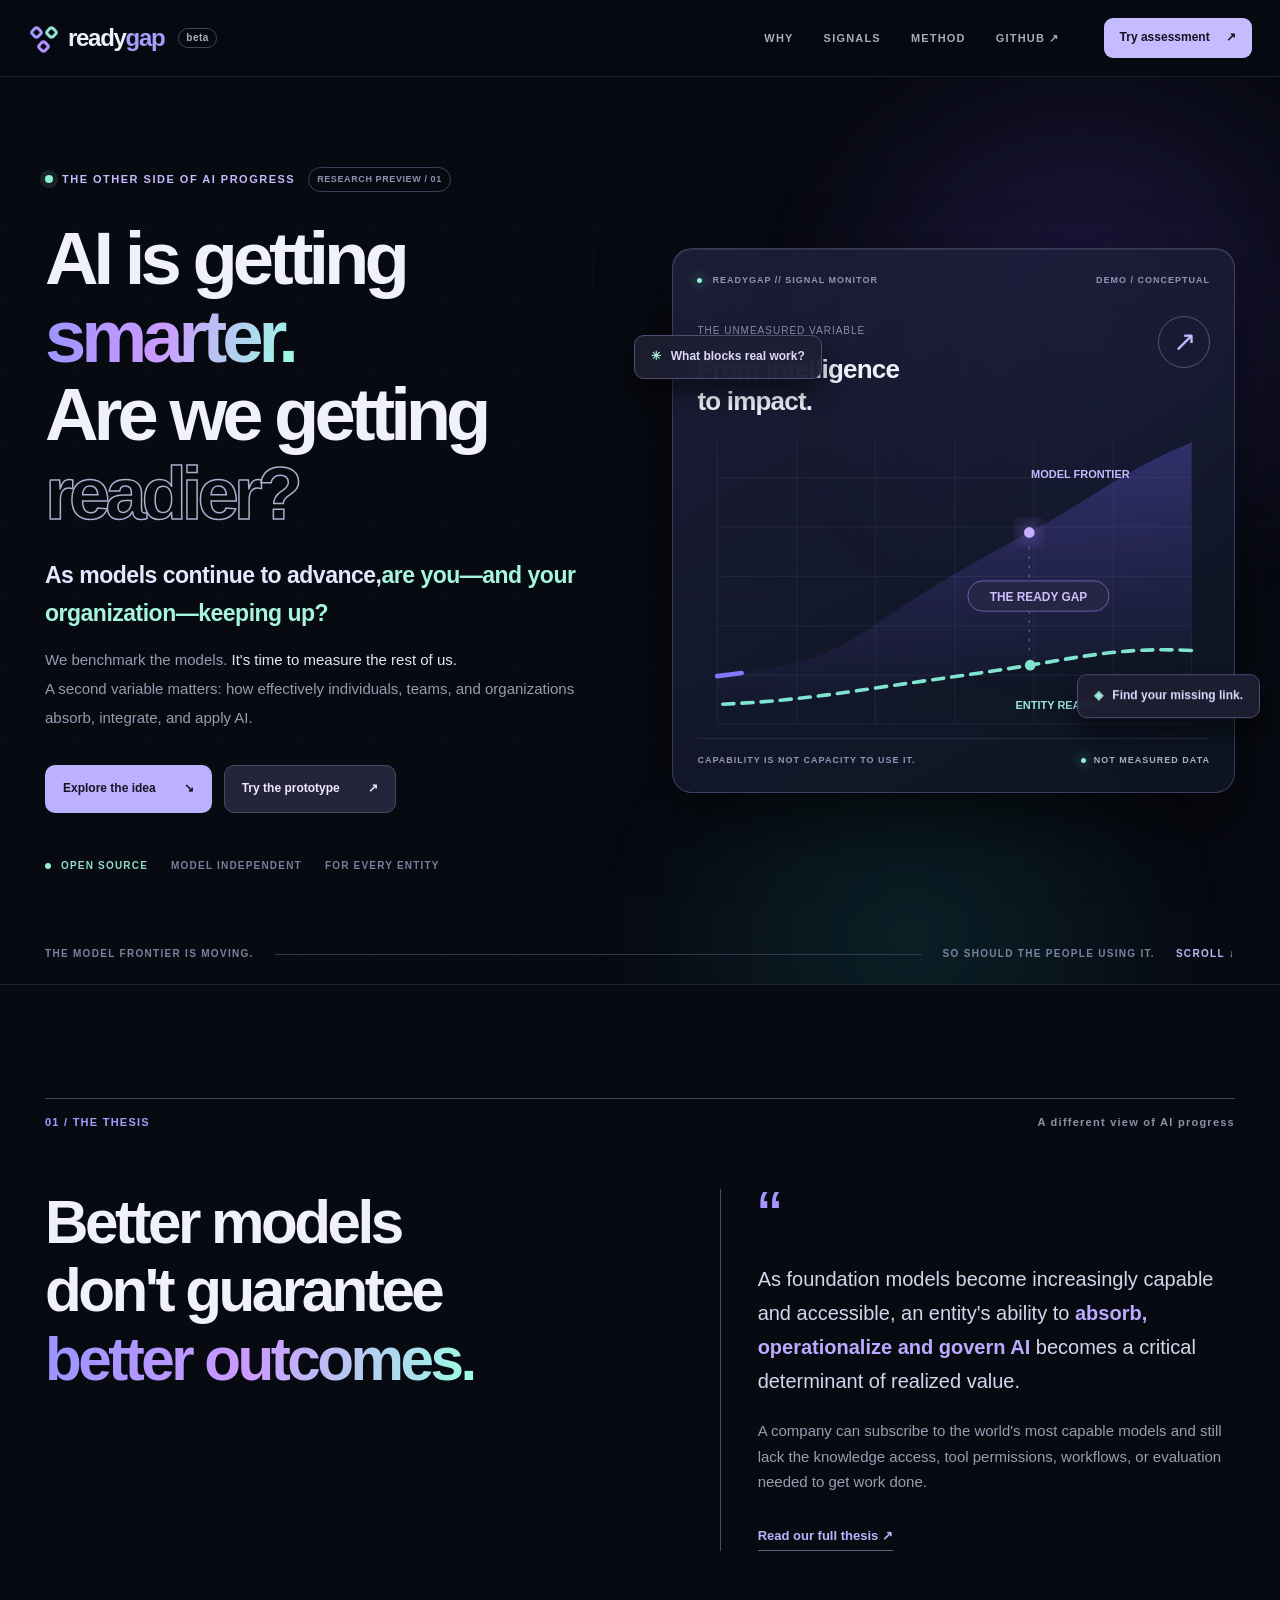
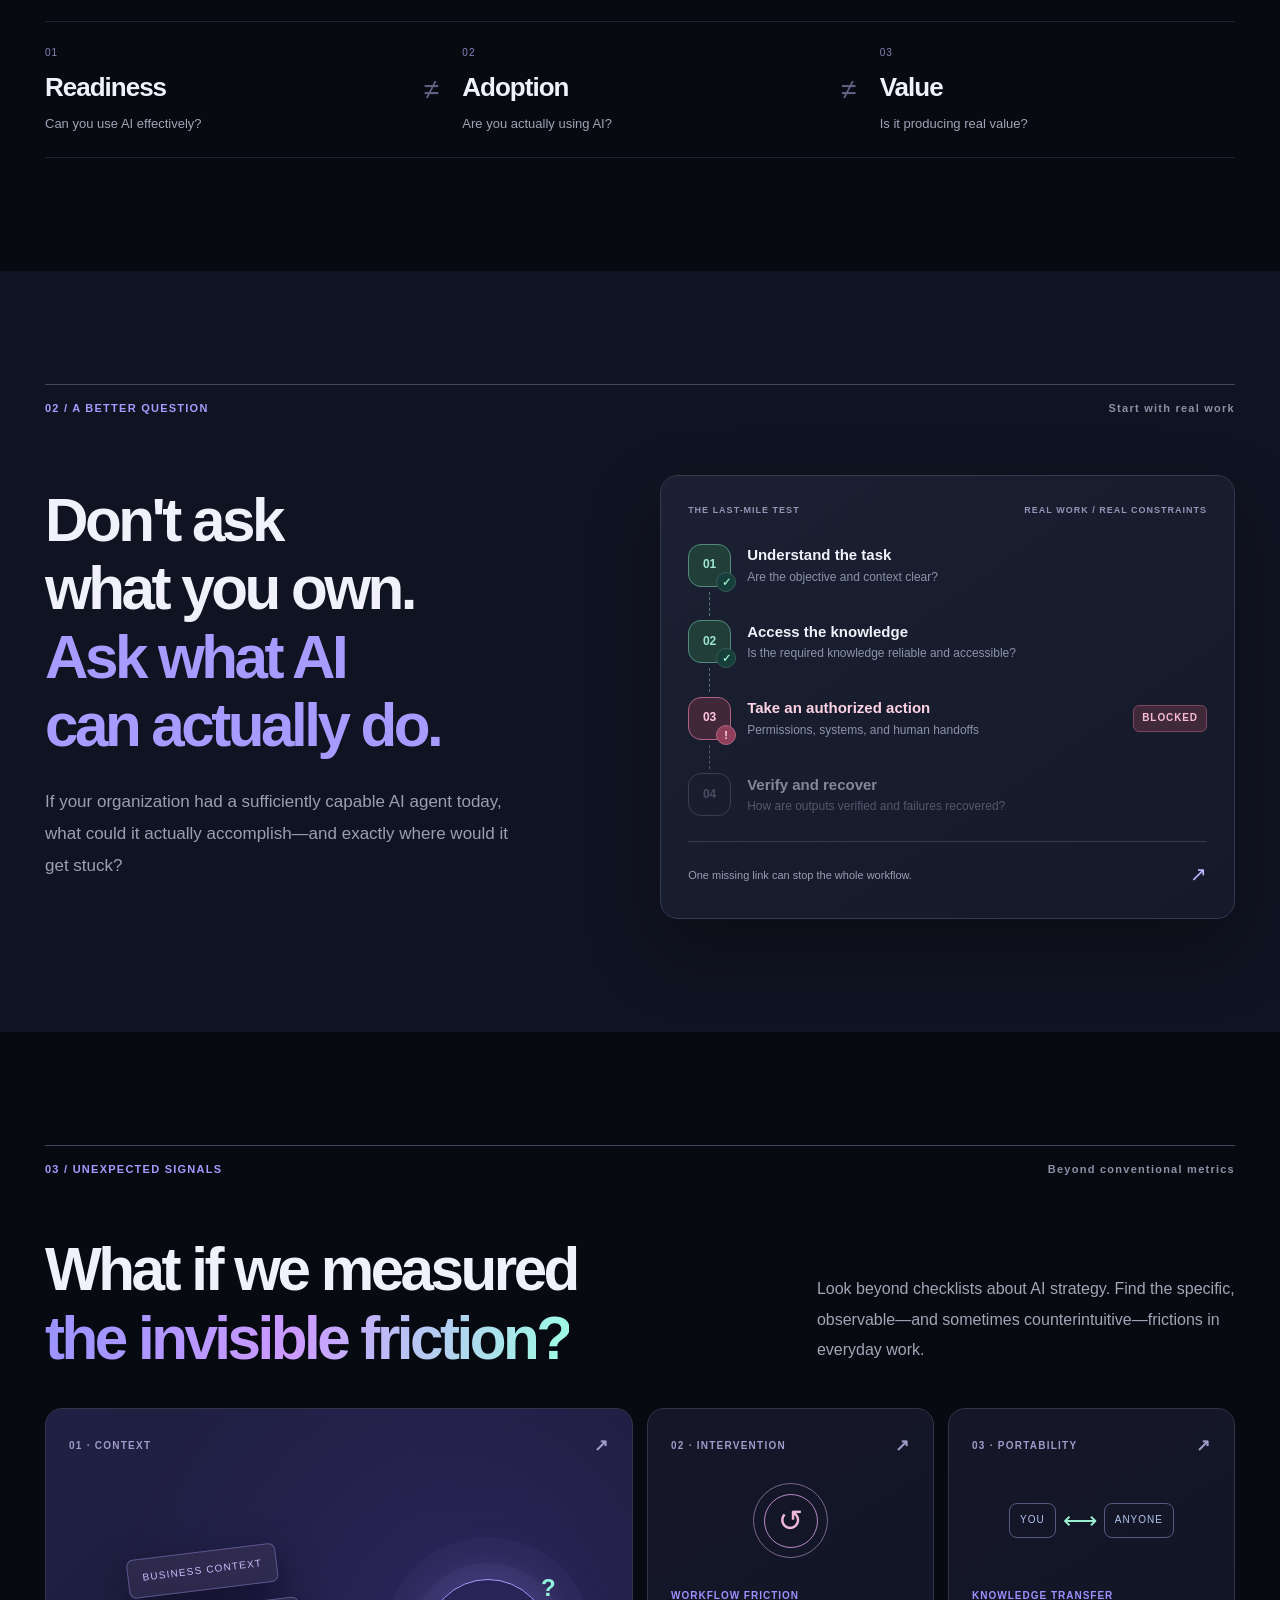
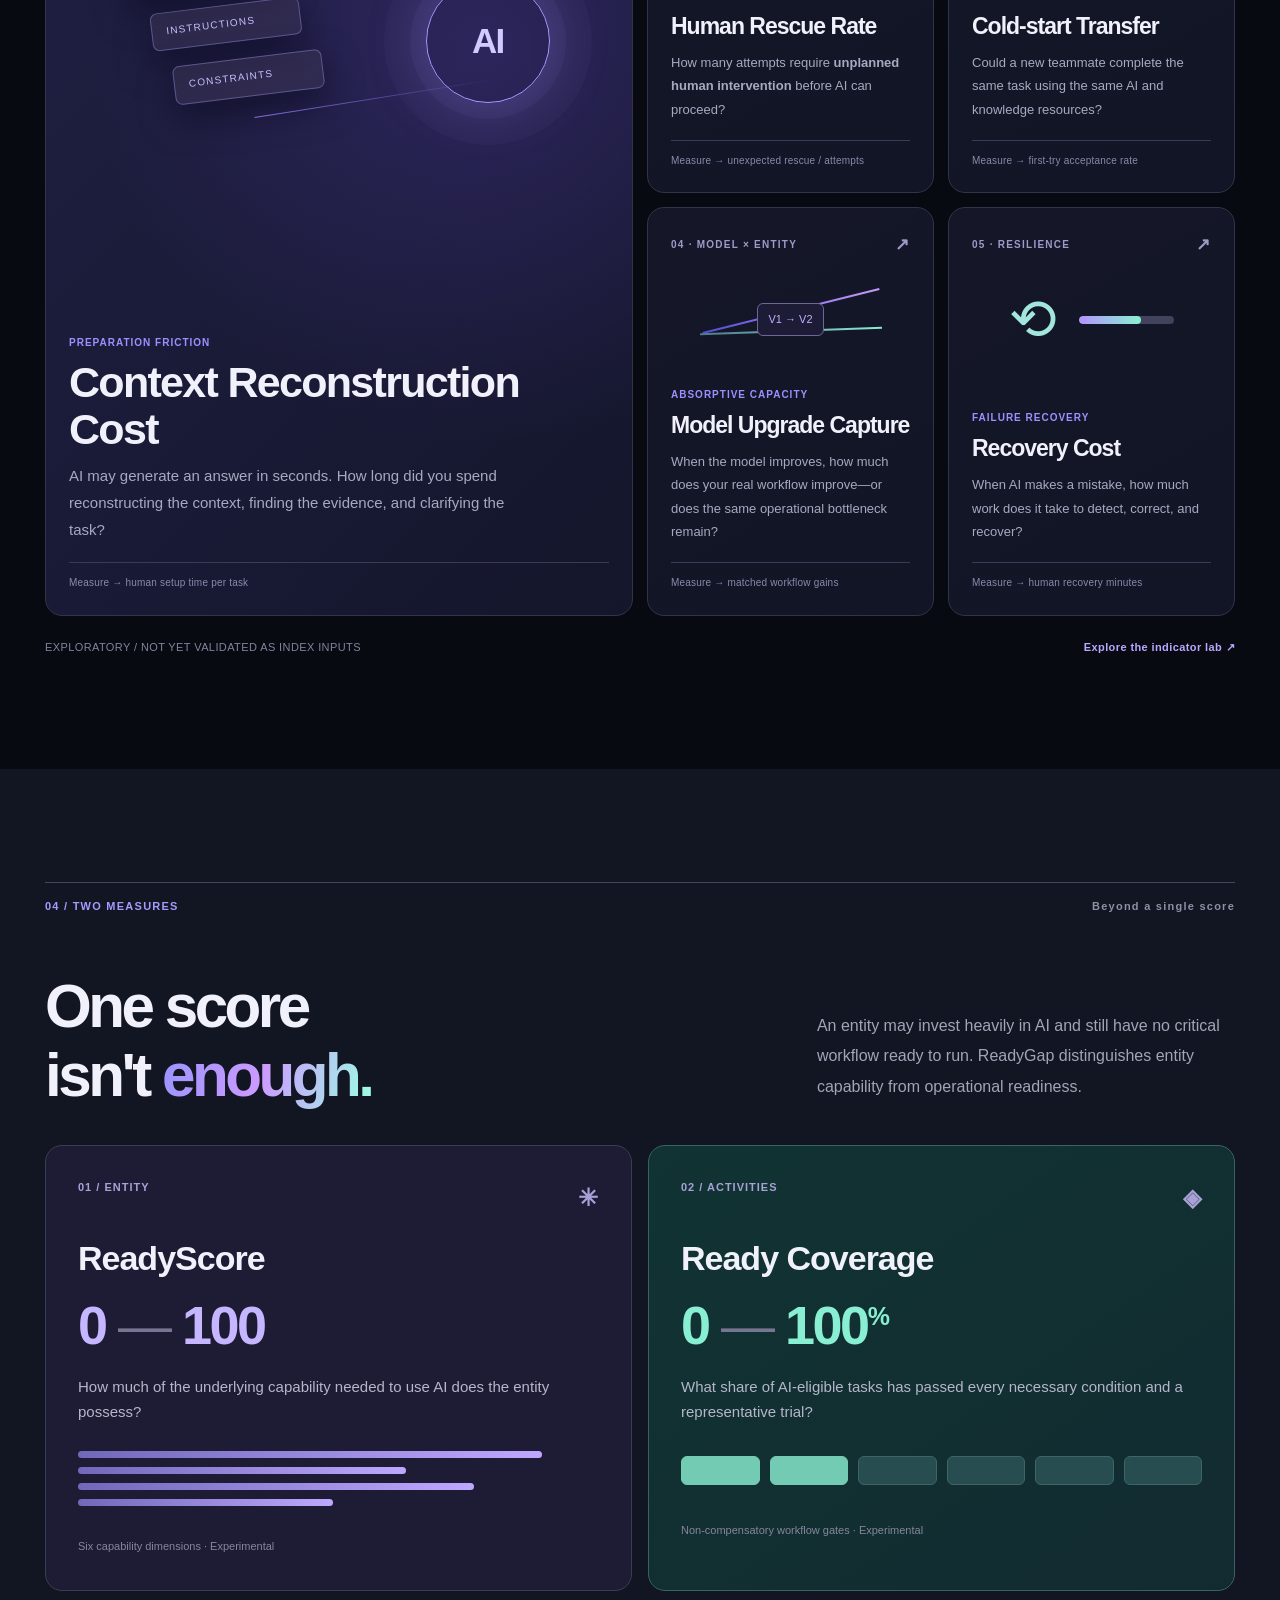
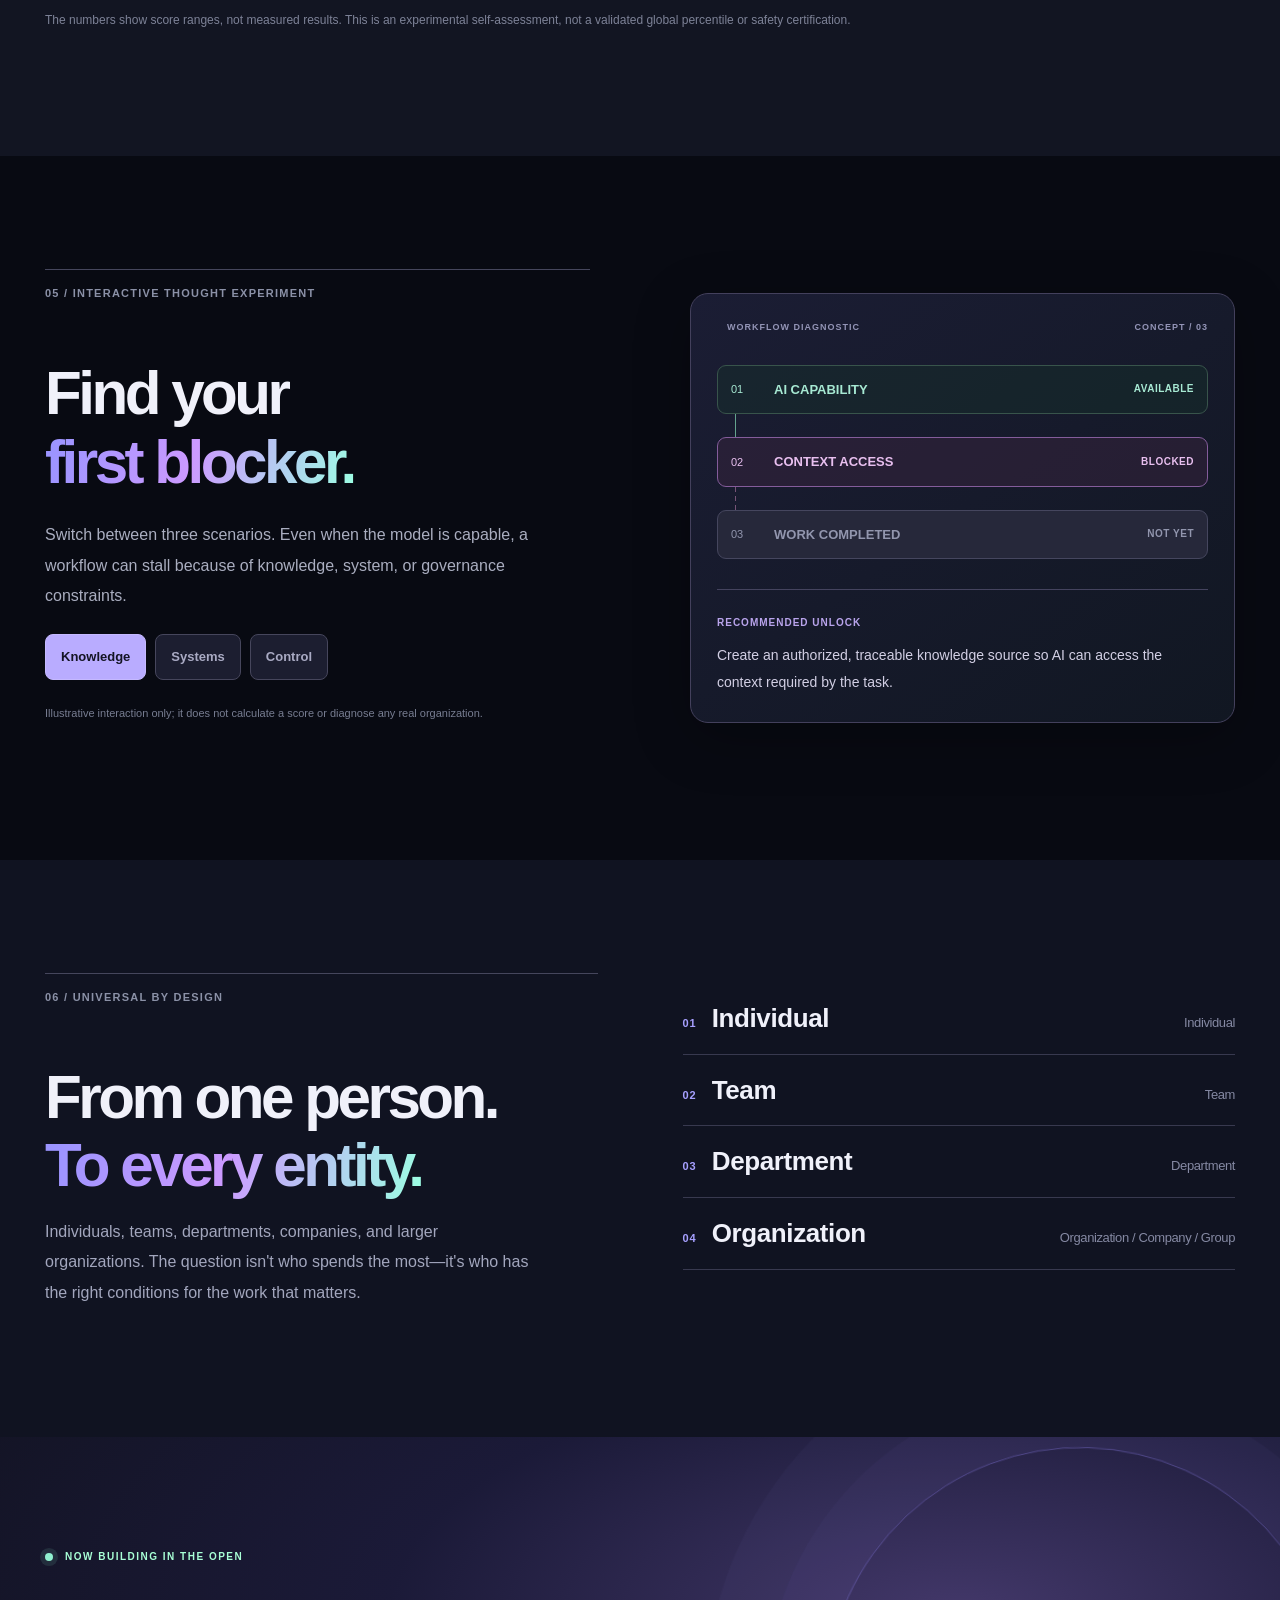
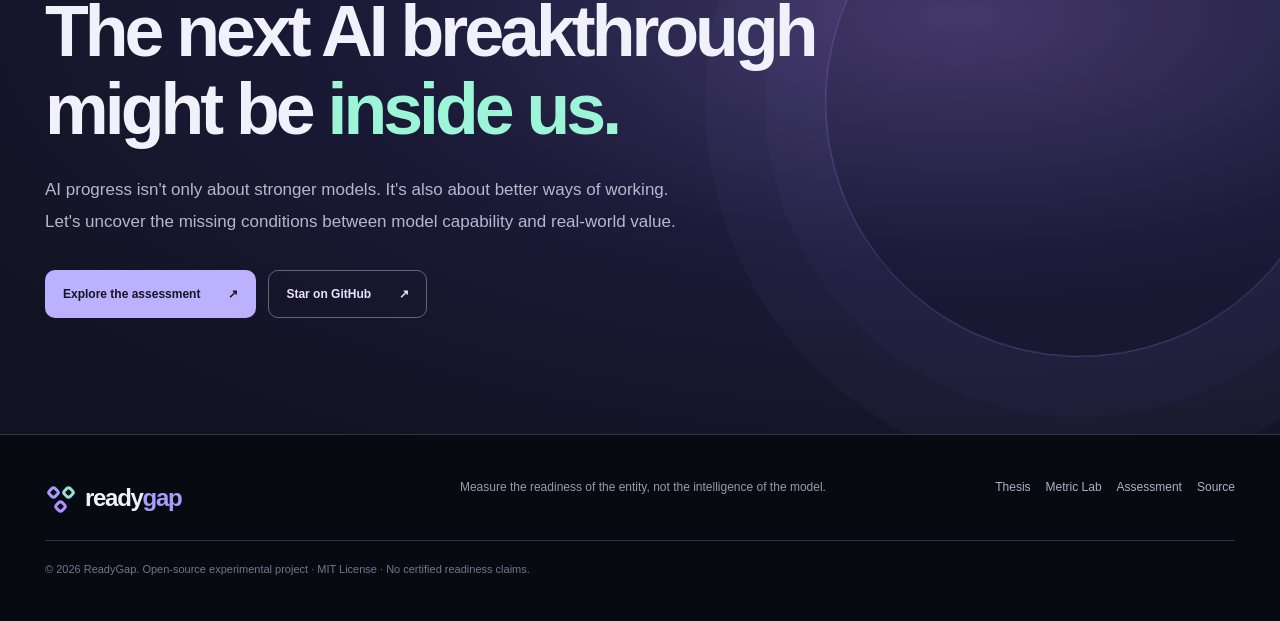
<file: index.html>
<!doctype html>
<html lang="en">
<head><meta charset="UTF-8"/><meta name="viewport" content="width=device-width, initial-scale=1"/>
<meta http-equiv="refresh" content="0; url=./apps/web/"/>
<title>ReadyGap — AI Readiness Assessment</title>
<link rel="canonical" href="./apps/web/"/></head>
<body><p>ReadyGap has moved to <a href="./apps/web/">the AI readiness website</a>。</p></body>
</html>
</file>
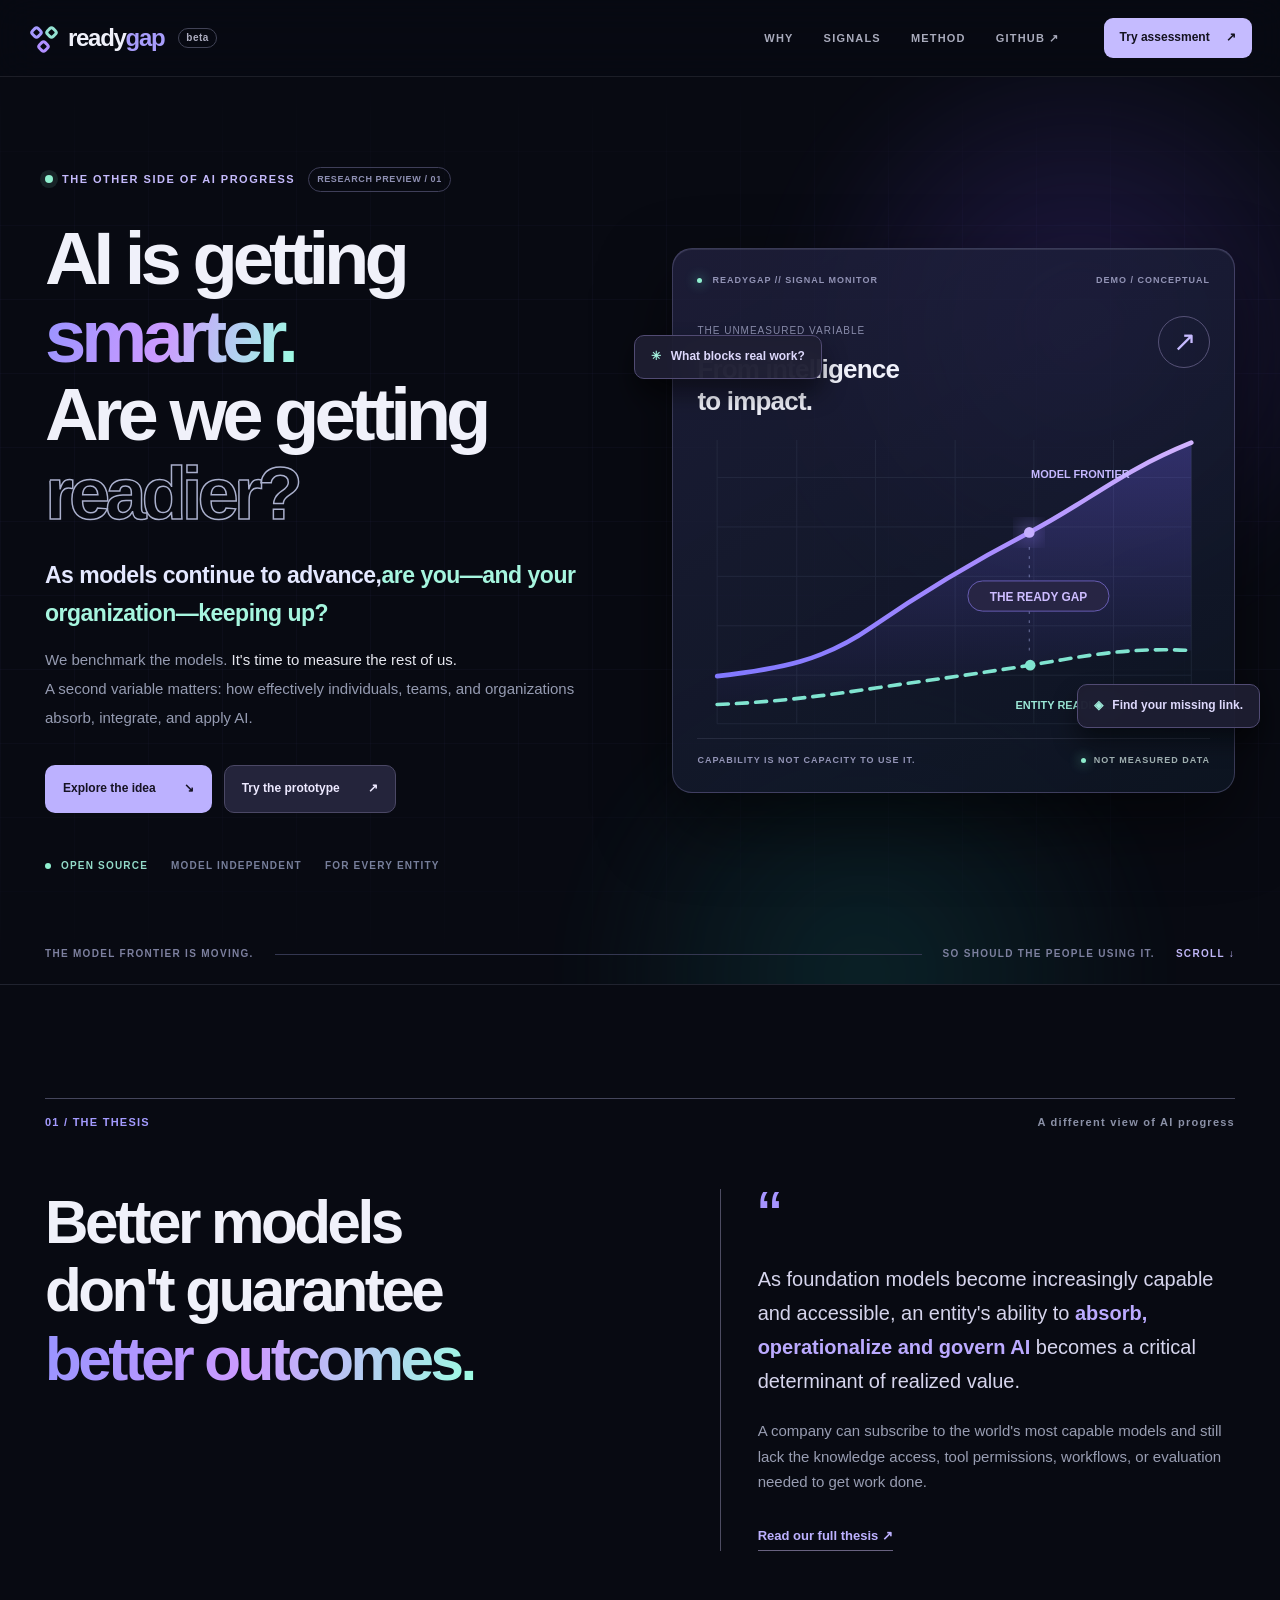
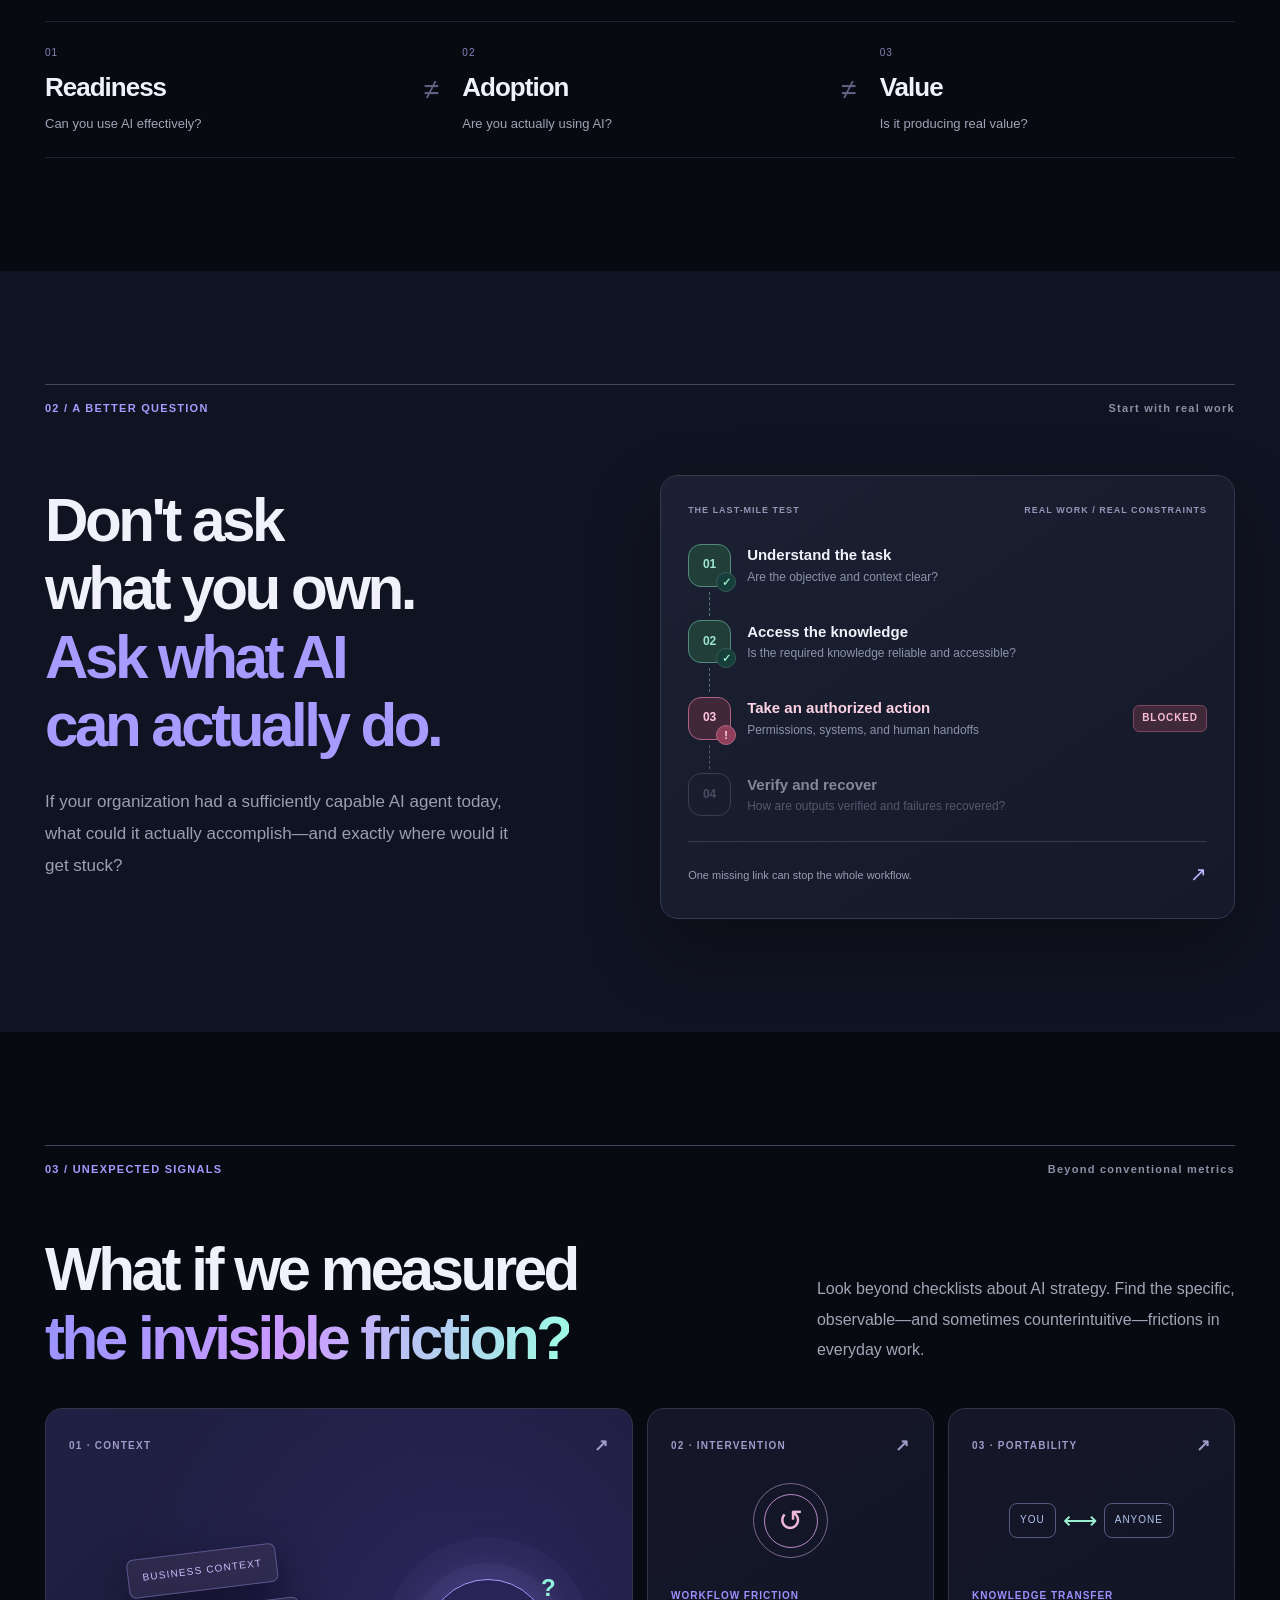
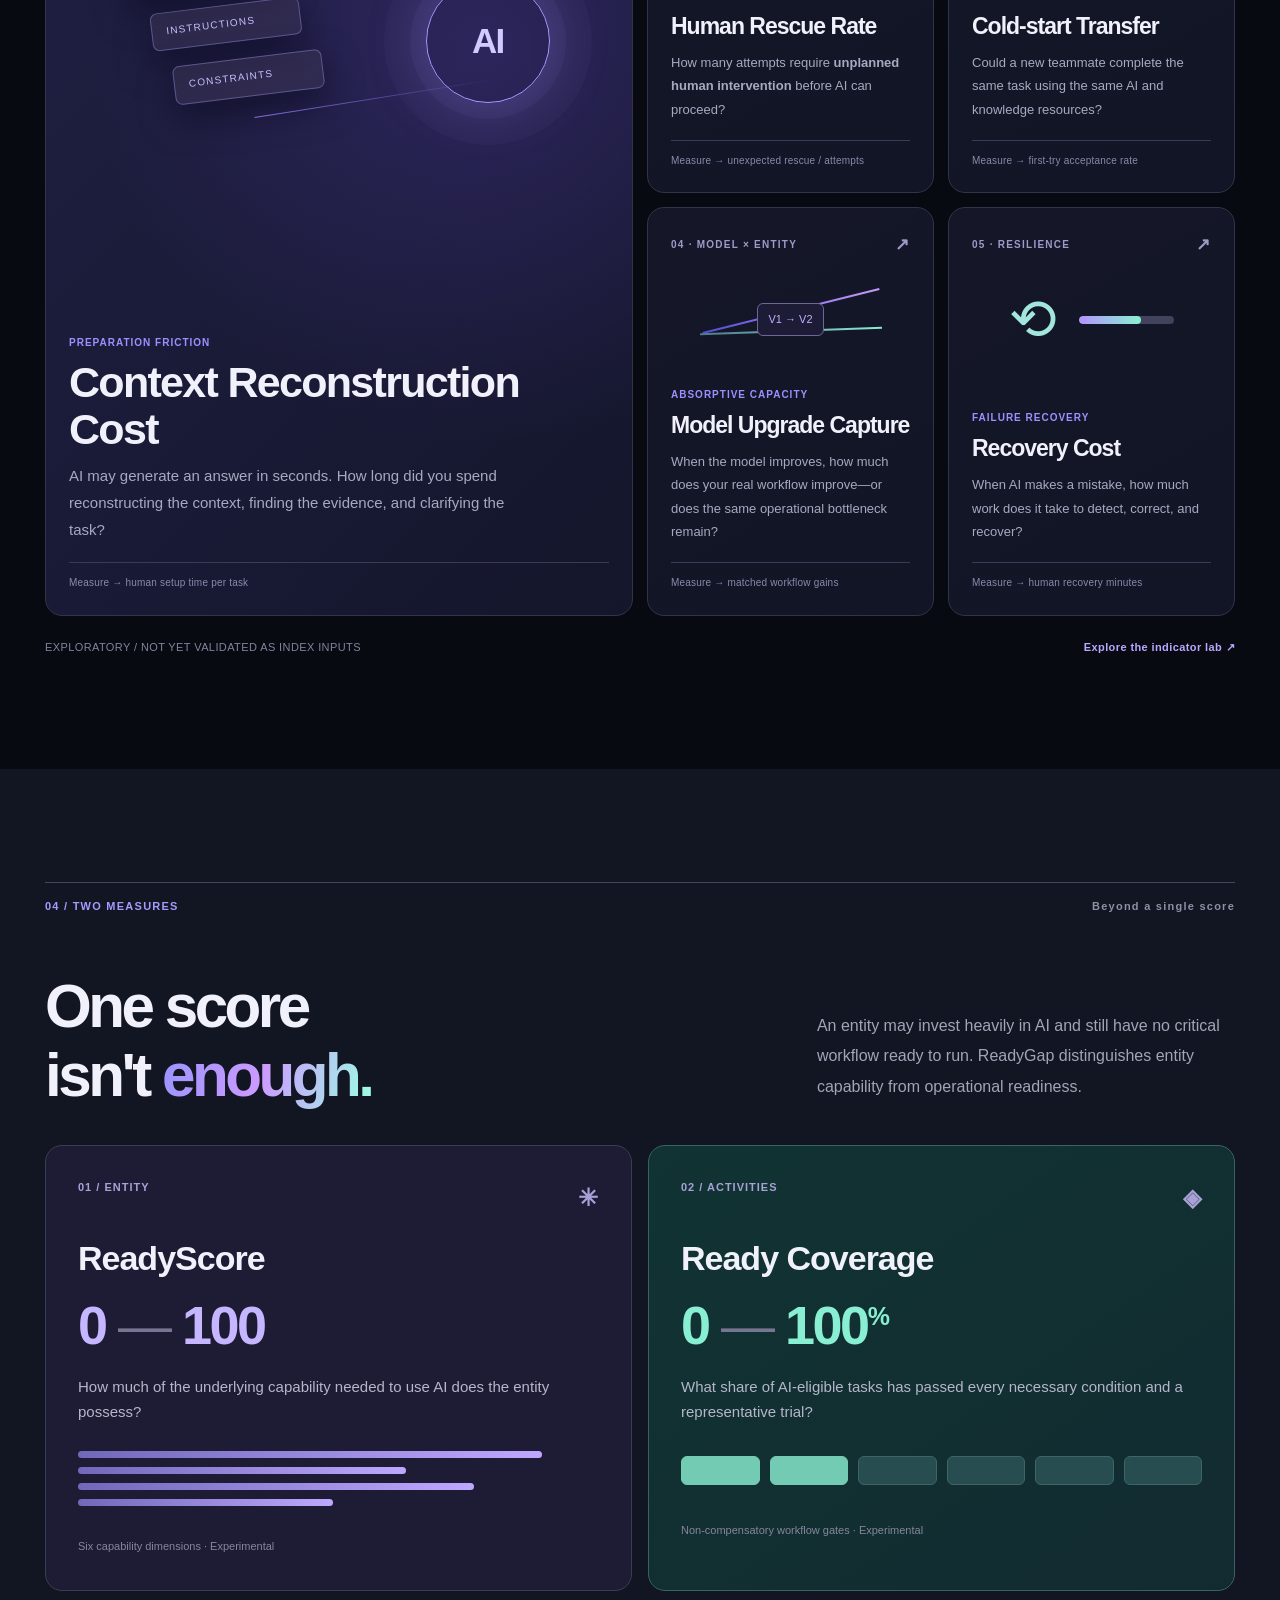
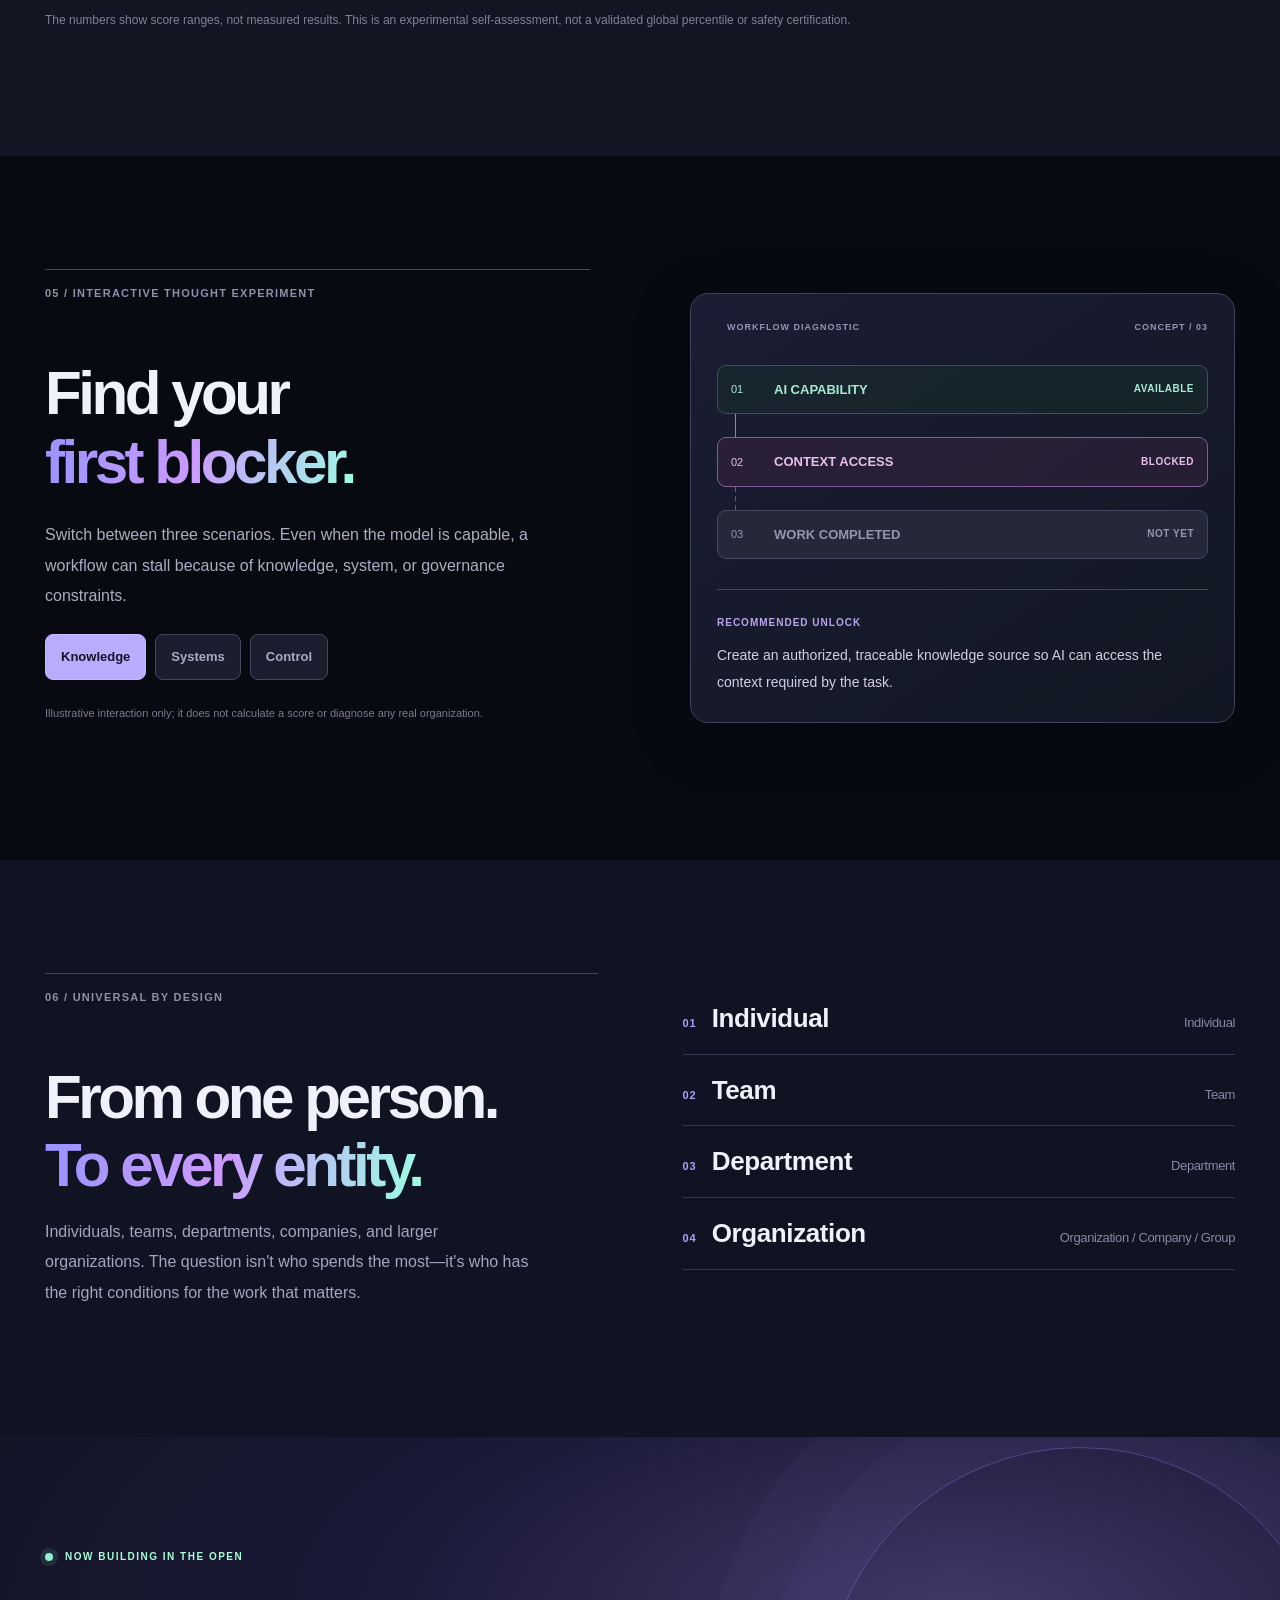
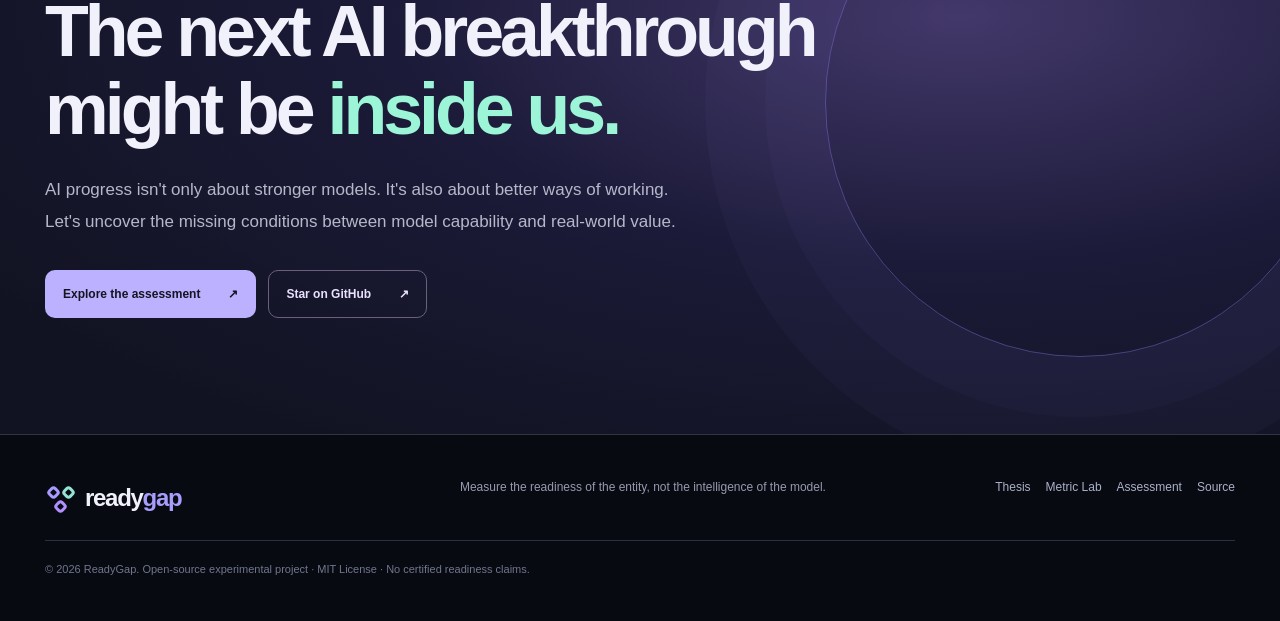
<file: apps/web/index.html>
<!doctype html>
<html lang="en">
<head>
<meta charset="UTF-8"/><meta name="viewport" content="width=device-width,initial-scale=1"/>
<meta name="theme-color" content="#080a12"/>
<meta name="description" content="ReadyGap — Measure the readiness of the entity, not the intelligence of the model. A new open way to understand how people and organizations absorb AI."/>
<meta property="og:type" content="website"/><meta property="og:title" content="ReadyGap — AI is advancing. Are we ready?"/>
<meta property="og:description" content="There are plenty of benchmarks for models. What about the people and organizations trying to use them?"/>
<title>ReadyGap — AI is advancing. Are we ready?</title>
<link rel="icon" type="image/svg+xml" href="./favicon.svg"/>
<link rel="stylesheet" href="./landing.css"/>
<script src="./landing.js" defer></script>
</head>
<body>
<a class="skip" href="#content">Skip to main content</a>
<header class="header" id="top">
  <div class="nav-shell">
    <a class="brand" href="./" aria-label="ReadyGap home"><span class="brand-logo" aria-hidden="true"><i></i><i></i><i></i></span><span>ready<span class="brand-em">gap</span></span><span class="brand-version">beta</span></a>
    <nav class="nav-links" aria-label="Main navigation"><a href="#why">WHY</a><a href="#signals">SIGNALS</a><a href="#method">METHOD</a><a href="https://github.com/liuh886/ReadyGap" rel="noopener noreferrer" target="_blank">GITHUB ↗</a></nav>
    <a class="nav-action" href="./assessment.html">Try assessment <span aria-hidden="true">↗</span></a>
  </div>
</header>
<main id="content">
  <section class="hero" aria-labelledby="hero-title">
    <div class="ambient ambient-one" aria-hidden="true"></div><div class="ambient ambient-two" aria-hidden="true"></div>
    <div class="grid-surface" aria-hidden="true"></div>
    <div class="container hero-grid">
      <div class="hero-copy reveal">
        <div class="eyebrow"><span class="orb" aria-hidden="true"></span> THE OTHER SIDE OF AI PROGRESS <span class="beta-stamp">RESEARCH PREVIEW / 01</span></div>
        <h1 id="hero-title">AI is getting<br/><span class="gradient-text">smarter.</span><br/>Are we getting<br/><span class="outlined-text">readier?</span></h1>
        <p class="hero-cn">As models continue to advance,<strong>are you—and your organization—keeping up?</strong></p>
        <p class="hero-body">We benchmark the models. <em>It's time to measure the rest of us.</em><br/>A second variable matters: how effectively individuals, teams, and organizations absorb, integrate, and apply AI.</p>
        <div class="hero-buttons"><a class="button button-primary" href="#why">Explore the idea <span>↘</span></a><a class="button button-soft" href="./assessment.html">Try the prototype <span>↗</span></a></div>
        <div class="hero-under"><span><span class="signal-dot"></span> OPEN SOURCE</span><span>MODEL INDEPENDENT</span><span>FOR EVERY ENTITY</span></div>
      </div>
      <div class="hero-art reveal" aria-label="Conceptual visualization of the gap between model capability and entity readiness; not measured data">
        <div class="glass-frame">
          <div class="viz-header"><span><span class="small-light"></span> READYGAP // SIGNAL MONITOR</span><span>DEMO / CONCEPTUAL</span></div>
          <div class="viz-title"><div><small>THE UNMEASURED VARIABLE</small><strong>From intelligence<br/>to impact.</strong></div><div class="viz-mark" aria-hidden="true">↗</div></div>
          <svg class="curve" viewBox="0 0 560 350" role="img" aria-label="Conceptual chart: model capability advances faster than entity readiness, revealing a potential gap. Not an observed time series.">
          <defs><linearGradient id="modelStroke" x1="0" y1="1" x2="1" y2="0"><stop offset="0%" stop-color="#8178ff"/><stop offset="55%" stop-color="#a88cff"/><stop offset="100%" stop-color="#d2b3ff"/></linearGradient><linearGradient id="spaceFill" x1="0" y1="0" x2="0" y2="1"><stop offset="0%" stop-color="#7667ff" stop-opacity=".29"/><stop offset="100%" stop-color="#7667ff" stop-opacity=".02"/></linearGradient><filter id="halo"><feGaussianBlur stdDeviation="9"/></filter></defs>
          <g stroke="#526078" opacity=".22" stroke-width="1"><path d="M22 65 H540 M22 119 H540 M22 173 H540 M22 227 H540 M22 281 H540 M22 334 H540"/><path d="M22 24 V334 M109 24 V334 M195 24 V334 M282 24 V334 M368 24 V334 M455 24 V334 M540 24 V334"/></g>
          <path d="M22 282 C92 274 138 265 190 229 S296 160 363 125 S461 59 540 27 L540 254 C476 252 413 258 355 270 S217 286 144 303 S57 309 22 313Z" fill="url(#spaceFill)"/>
          <path class="line-model" d="M22 282 C92 274 138 265 190 229 S296 160 363 125 S461 59 540 27" fill="none" stroke="url(#modelStroke)" stroke-width="5" stroke-linecap="round"/>
          <path class="line-ready" d="M22 313 C90 310 134 304 195 295 S309 279 364 270 S468 250 540 254" fill="none" stroke="#80e4d0" stroke-width="4" stroke-linecap="round" stroke-dasharray="12 9"/>
          <g><circle cx="363" cy="125" r="14" fill="#9c86ff" opacity=".25" filter="url(#halo)"/><circle cx="363" cy="125" r="5.8" fill="#c6afff"/><circle cx="364" cy="270" r="5.8" fill="#80e4d0"/><path d="M363 141 V254" stroke="#b9c3ff" stroke-dasharray="3 7" opacity=".55"/></g>
          <rect x="296" y="178" width="154" height="33" rx="16" fill="#272544" stroke="#6e62bd"/><text x="373" y="200" fill="#cdbdff" font-family="Arial,sans-serif" font-size="13" font-weight="700" text-anchor="middle">THE READY GAP</text>
          <text x="365" y="66" fill="#c5b8ff" font-size="12" font-family="Arial,sans-serif" font-weight="700">MODEL FRONTIER</text><text x="348" y="318" fill="#9ce9d8" font-size="12" font-family="Arial,sans-serif" font-weight="700">ENTITY READINESS</text>
          </svg>
          <div class="viz-footer"><span>CAPABILITY IS NOT CAPACITY TO USE IT.</span><span><i class="small-light"></i> NOT MEASURED DATA</span></div>
        </div>
        <div class="floating-pill pill-a"><span class="pill-icon">✳</span> What blocks real work?</div>
        <div class="floating-pill pill-b"><span class="pill-icon">◈</span> Find your missing link.</div>
      </div>
    </div>
    <div class="hero-rail container"><span>THE MODEL FRONTIER IS MOVING.</span><span class="rail-line"></span><span>SO SHOULD THE PEOPLE USING IT.</span><span>SCROLL ↓</span></div>
  </section>
  <section class="statement section" id="why">
    <div class="container">
      <div class="section-eyebrow"><span>01 / THE THESIS</span><span>A different view of AI progress</span></div>
      <div class="statement-grid">
        <div class="reveal"><h2>Better models<br/>don't guarantee<br/><span class="gradient-text">better outcomes.</span></h2></div>
        <div class="statement-right reveal"><span class="quote-icon">“</span><p>As foundation models become increasingly capable and accessible, an entity's ability to <strong>absorb, operationalize and govern AI</strong> becomes a critical determinant of realized value.</p><p class="statement-cn">A company can subscribe to the world's most capable models and still lack the knowledge access, tool permissions, workflows, or evaluation needed to get work done.</p><a class="inline-link" href="https://github.com/liuh886/ReadyGap/blob/main/docs/PUBLIC_GUIDE_EN.md">Read our full thesis ↗</a></div>
      </div>
      <div class="triad" aria-label="Three distinct concepts to measure"><div><span>01</span><strong>Readiness</strong><small>Can you use AI effectively?</small></div><b>≠</b><div><span>02</span><strong>Adoption</strong><small>Are you actually using AI?</small></div><b>≠</b><div><span>03</span><strong>Value</strong><small>Is it producing real value?</small></div></div>
    </div>
  </section>
  <section class="thought section">
    <div class="container">
      <div class="section-eyebrow"><span>02 / A BETTER QUESTION</span><span>Start with real work</span></div>
      <div class="thought-grid">
        <div class="thought-heading reveal"><h2>Don't ask<br/>what you own.<br/><em>Ask what AI<br/>can actually do.</em></h2><p>If your organization had a sufficiently capable AI agent today, what could it actually accomplish—and exactly where would it get stuck?</p></div>
        <div class="thought-panel reveal">
          <div class="panel-header"><span>THE LAST-MILE TEST</span><span>REAL WORK / REAL CONSTRAINTS</span></div>
          <div class="workflow"><div class="workflow-row"><span class="workflow-node complete">01 <i>✓</i></span><div><strong>Understand the task</strong><small>Are the objective and context clear?</small></div></div><div class="workflow-line"></div><div class="workflow-row"><span class="workflow-node complete">02 <i>✓</i></span><div><strong>Access the knowledge</strong><small>Is the required knowledge reliable and accessible?</small></div></div><div class="workflow-line"></div><div class="workflow-row blocked"><span class="workflow-node fail">03 <i>!</i></span><div><strong>Take an authorized action</strong><small>Permissions, systems, and human handoffs</small></div><span class="block-flag">BLOCKED</span></div><div class="workflow-line faded"></div><div class="workflow-row muted-row"><span class="workflow-node">04</span><div><strong>Verify and recover</strong><small>How are outputs verified and failures recovered?</small></div></div></div>
          <div class="panel-bottom"><span>One missing link can stop the whole workflow.</span><span>↗</span></div>
        </div>
      </div>
    </div>
  </section>
  <section class="signals section" id="signals">
    <div class="container">
      <div class="section-eyebrow"><span>03 / UNEXPECTED SIGNALS</span><span>Beyond conventional metrics</span></div>
      <div class="section-head"><h2>What if we measured<br/><span class="gradient-text">the invisible friction?</span></h2><p>Look beyond checklists about AI strategy. Find the specific, observable—and sometimes counterintuitive—frictions in everyday work.</p></div>
      <div class="bento">
        <article class="metric-card metric-featured reveal">
          <div class="metric-head"><span>01 · CONTEXT</span><span class="metric-arrow">↗</span></div>
          <div class="metric-art art-context" aria-hidden="true"><div class="context-stack"><span>BUSINESS CONTEXT</span><span>INSTRUCTIONS</span><span>CONSTRAINTS</span></div><div class="context-orbit">AI<span>?</span></div><span class="context-line"></span></div>
          <div class="metric-text"><small class="category">PREPARATION FRICTION</small><h3>Context Reconstruction Cost</h3><p>AI may generate an answer in seconds. How long did you spend reconstructing the context, finding the evidence, and clarifying the task?</p><span class="metric-unit">Measure → human setup time per task</span></div>
        </article>
        <article class="metric-card reveal">
          <div class="metric-head"><span>02 · INTERVENTION</span><span class="metric-arrow">↗</span></div>
          <div class="mini-art rescue-art" aria-hidden="true"><span class="ring one"></span><span class="ring two"></span><span class="rescue-core">↺</span></div>
          <div class="metric-text"><small class="category">WORKFLOW FRICTION</small><h3>Human Rescue Rate</h3><p>How many attempts require <strong>unplanned human intervention</strong> before AI can proceed?</p><span class="metric-unit">Measure → unexpected rescue / attempts</span></div>
        </article>
        <article class="metric-card reveal">
          <div class="metric-head"><span>03 · PORTABILITY</span><span class="metric-arrow">↗</span></div>
          <div class="mini-art transfer-art" aria-hidden="true"><span>YOU</span><i>⟷</i><span>ANYONE</span></div>
          <div class="metric-text"><small class="category">KNOWLEDGE TRANSFER</small><h3>Cold-start Transfer</h3><p>Could a new teammate complete the same task using the same AI and knowledge resources?</p><span class="metric-unit">Measure → first-try acceptance rate</span></div>
        </article>
        <article class="metric-card reveal">
          <div class="metric-head"><span>04 · MODEL × ENTITY</span><span class="metric-arrow">↗</span></div>
          <div class="mini-art upgrade-art" aria-hidden="true"><span class="upgrade-line one"></span><span class="upgrade-line two"></span><span class="upgrade-badge">V1 → V2</span></div>
          <div class="metric-text"><small class="category">ABSORPTIVE CAPACITY</small><h3>Model Upgrade Capture</h3><p>When the model improves, how much does your real workflow improve—or does the same operational bottleneck remain?</p><span class="metric-unit">Measure → matched workflow gains</span></div>
        </article>
        <article class="metric-card reveal">
          <div class="metric-head"><span>05 · RESILIENCE</span><span class="metric-arrow">↗</span></div>
          <div class="mini-art recovery-art" aria-hidden="true"><span class="recovery-icon">⟲</span><span class="recovery-track"><i></i></span></div>
          <div class="metric-text"><small class="category">FAILURE RECOVERY</small><h3>Recovery Cost</h3><p>When AI makes a mistake, how much work does it take to detect, correct, and recover?</p><span class="metric-unit">Measure → human recovery minutes</span></div>
        </article>
      </div>
      <div class="signal-foot"><span>EXPLORATORY / NOT YET VALIDATED AS INDEX INPUTS</span><a href="https://github.com/liuh886/ReadyGap/blob/main/docs/PUBLIC_GUIDE_EN.md">Explore the indicator lab ↗</a></div>
    </div>
  </section>
  <section class="method section" id="method">
    <div class="container">
      <div class="section-eyebrow"><span>04 / TWO MEASURES</span><span>Beyond a single score</span></div>
      <div class="method-head"><h2>One score<br/>isn't <span class="gradient-text">enough.</span></h2><p>An entity may invest heavily in AI and still have no critical workflow ready to run. ReadyGap distinguishes entity capability from operational readiness.</p></div>
      <div class="score-grid">
        <article class="score-card"><div class="score-label"><span>01 / ENTITY</span><span class="score-symbol">✳</span></div><h3>ReadyScore</h3><div class="score-range">0 <span>—</span> 100</div><p>How much of the underlying capability needed to use AI does the entity possess?</p><div class="score-bars" aria-hidden="true"><span style="--w:89%"></span><span style="--w:63%"></span><span style="--w:76%"></span><span style="--w:49%"></span></div><small>Six capability dimensions · Experimental</small></article>
        <article class="score-card coverage"><div class="score-label"><span>02 / ACTIVITIES</span><span class="score-symbol">◈</span></div><h3>Ready Coverage</h3><div class="score-range">0 <span>—</span> 100<sup>%</sup></div><p>What share of AI-eligible tasks has passed every necessary condition and a representative trial?</p><div class="score-segments" aria-hidden="true"><span></span><span></span><span></span><span></span><span></span><span></span></div><small>Non-compensatory workflow gates · Experimental</small></article>
      </div>
      <p class="measure-note">The numbers show score ranges, not measured results. This is an experimental self-assessment, not a validated global percentile or safety certification.</p>
    </div>
  </section>
  <section class="lab-section section">
    <div class="container lab-grid">
      <div><div class="section-eyebrow"><span>05 / INTERACTIVE THOUGHT EXPERIMENT</span></div><h2>Find your<br/><span class="gradient-text">first blocker.</span></h2><p>Switch between three scenarios. Even when the model is capable, a workflow can stall because of knowledge, system, or governance constraints.</p><div class="lab-buttons" role="group" aria-label="Choose a workflow bottleneck scenario"><button type="button" data-scenario="context" aria-pressed="true">Knowledge</button><button type="button" data-scenario="tools" aria-pressed="false">Systems</button><button type="button" data-scenario="control" aria-pressed="false">Control</button></div><p class="lab-disclaimer">Illustrative interaction only; it does not calculate a score or diagnose any real organization.</p></div>
      <div class="scenario-panel" aria-live="polite"><div class="scenario-header"><span><i></i> WORKFLOW DIAGNOSTIC</span><span>CONCEPT / 03</span></div><div class="scenario-flow"><div class="scenario-step"><span>01</span><strong>AI CAPABILITY</strong><b>AVAILABLE</b></div><div class="scenario-connector"></div><div class="scenario-step active"><span>02</span><strong id="scenario-label">CONTEXT ACCESS</strong><b id="scenario-status">BLOCKED</b></div><div class="scenario-connector blocked-connector"></div><div class="scenario-step inactive"><span>03</span><strong>WORK COMPLETED</strong><b>NOT YET</b></div></div><div class="scenario-insight"><span>RECOMMENDED UNLOCK</span><p id="scenario-insight">Create an authorized, traceable knowledge source so AI can access the context required by the task.</p></div></div>
    </div>
  </section>
  <section class="audience section"><div class="container audience-layout"><div><div class="section-eyebrow"><span>06 / UNIVERSAL BY DESIGN</span></div><h2>From one person.<br/><span class="gradient-text">To every entity.</span></h2><p>Individuals, teams, departments, companies, and larger organizations. The question isn't who spends the most—it's who has the right conditions for the work that matters.</p></div><div class="entity-list"><div><span>01</span> Individual <small>Individual</small></div><div><span>02</span> Team <small>Team</small></div><div><span>03</span> Department <small>Department</small></div><div><span>04</span> Organization <small>Organization / Company / Group</small></div></div></div></section>
  <section class="cta"><div class="container cta-container"><span class="cta-eyebrow"><span class="orb"></span> NOW BUILDING IN THE OPEN</span><h2>The next AI breakthrough<br/>might be <em>inside us.</em></h2><p>AI progress isn't only about stronger models. It's also about better ways of working.<br/>Let's uncover the missing conditions between model capability and real-world value.</p><div class="cta-actions"><a class="button button-primary" href="./assessment.html">Explore the assessment <span>↗</span></a><a class="button button-border" href="https://github.com/liuh886/ReadyGap" target="_blank" rel="noopener noreferrer">Star on GitHub <span>↗</span></a></div><div class="cta-orbit" aria-hidden="true"></div></div></section>
</main>
<footer class="footer"><div class="container footer-grid"><a class="brand" href="./"><span class="brand-logo" aria-hidden="true"><i></i><i></i><i></i></span><span>ready<span class="brand-em">gap</span></span></a><p>Measure the readiness of the entity, not the intelligence of the model.</p><nav aria-label="Footer navigation"><a href="https://github.com/liuh886/ReadyGap/blob/main/docs/PUBLIC_GUIDE_EN.md">Thesis</a><a href="https://github.com/liuh886/ReadyGap/blob/main/docs/PUBLIC_GUIDE_EN.md">Metric Lab</a><a href="./assessment.html">Assessment</a><a href="https://github.com/liuh886/ReadyGap" target="_blank" rel="noopener noreferrer">Source</a></nav><small>© 2026 ReadyGap. Open-source experimental project · MIT License · No certified readiness claims.</small></div></footer>
</body></html>
</file>
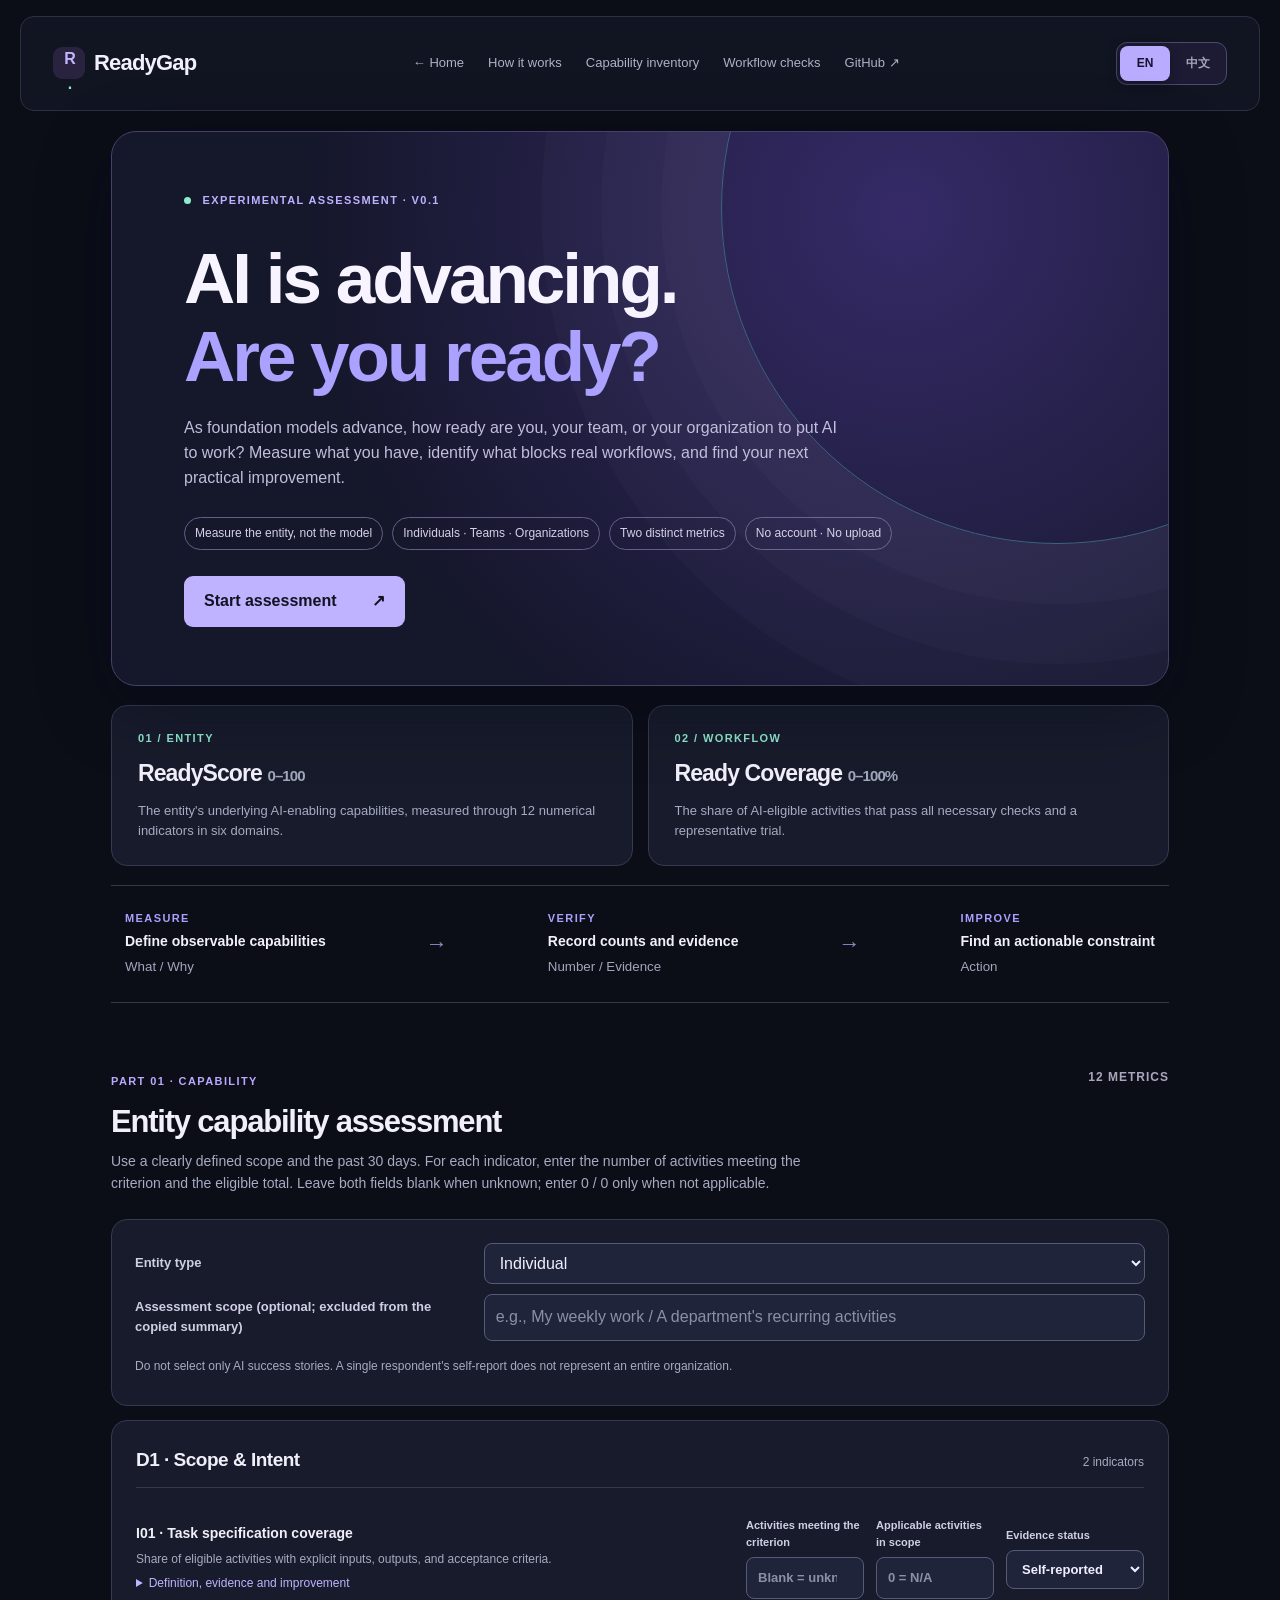
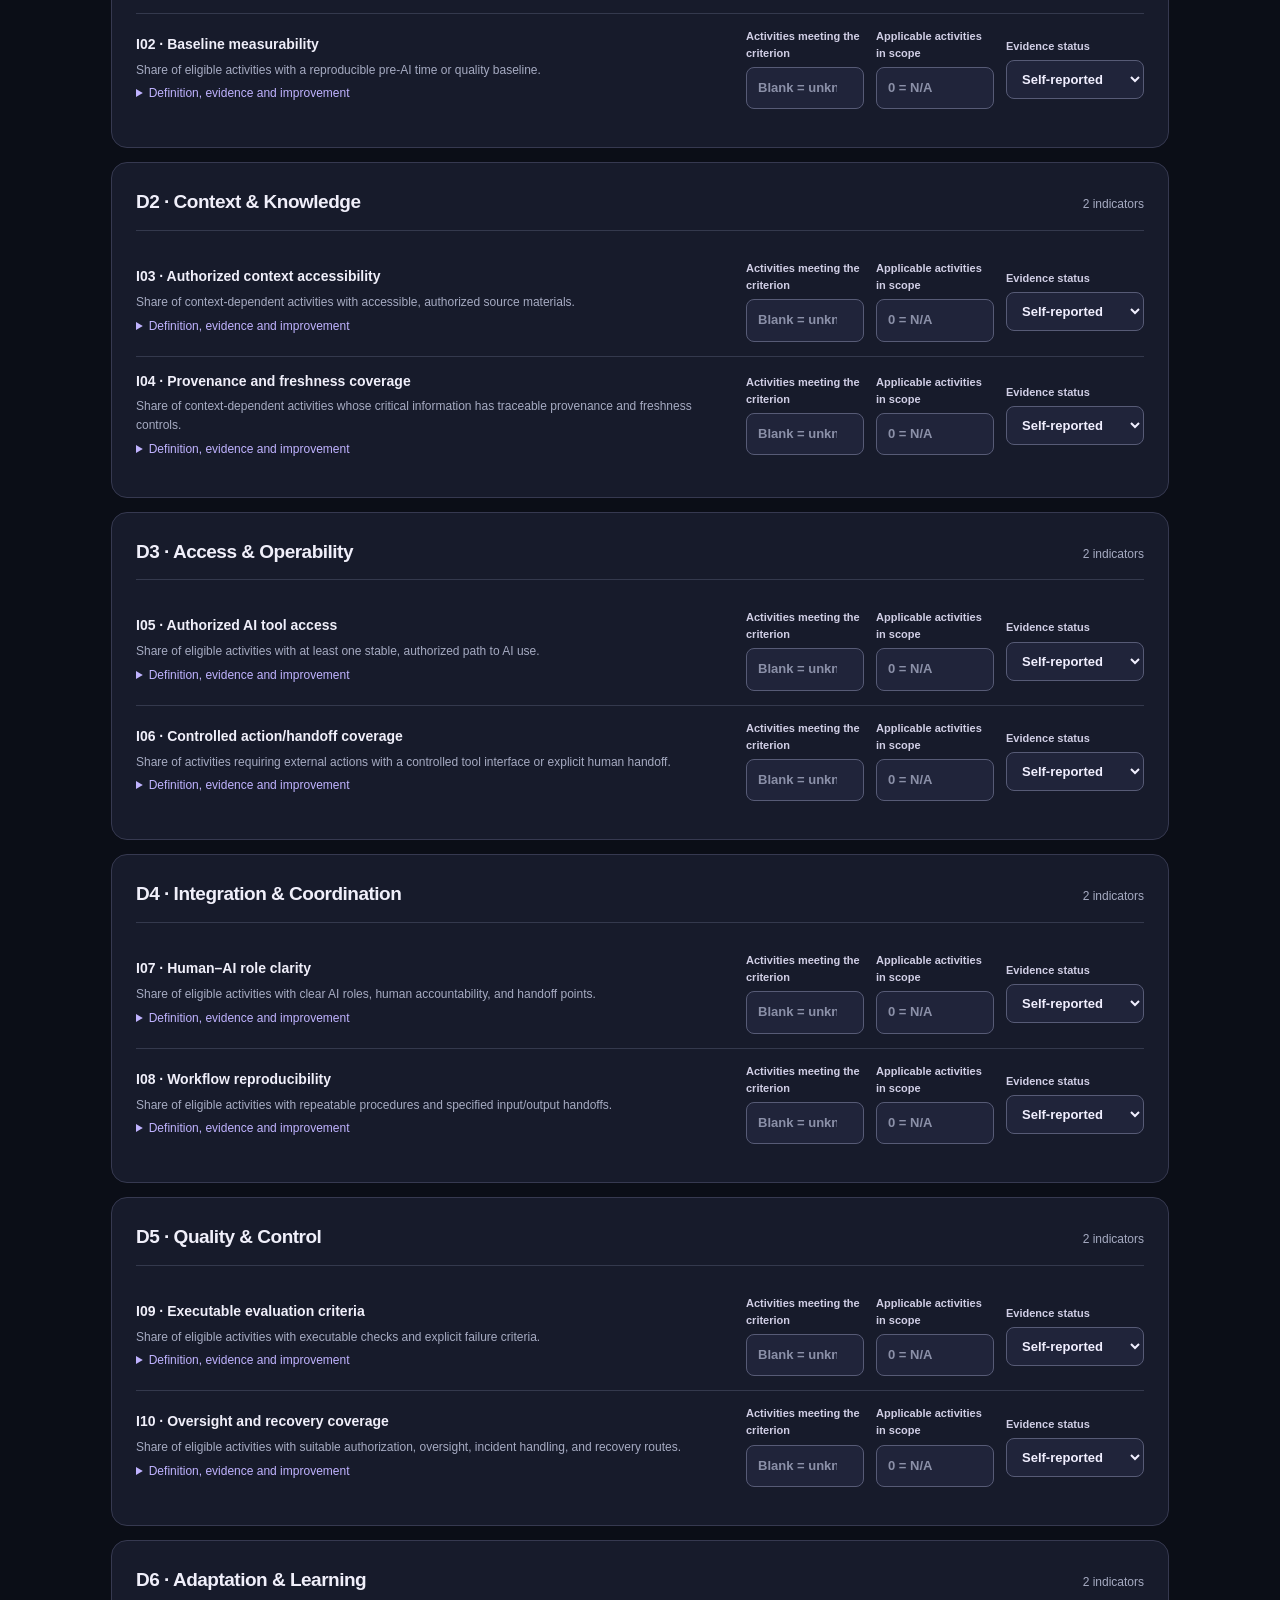
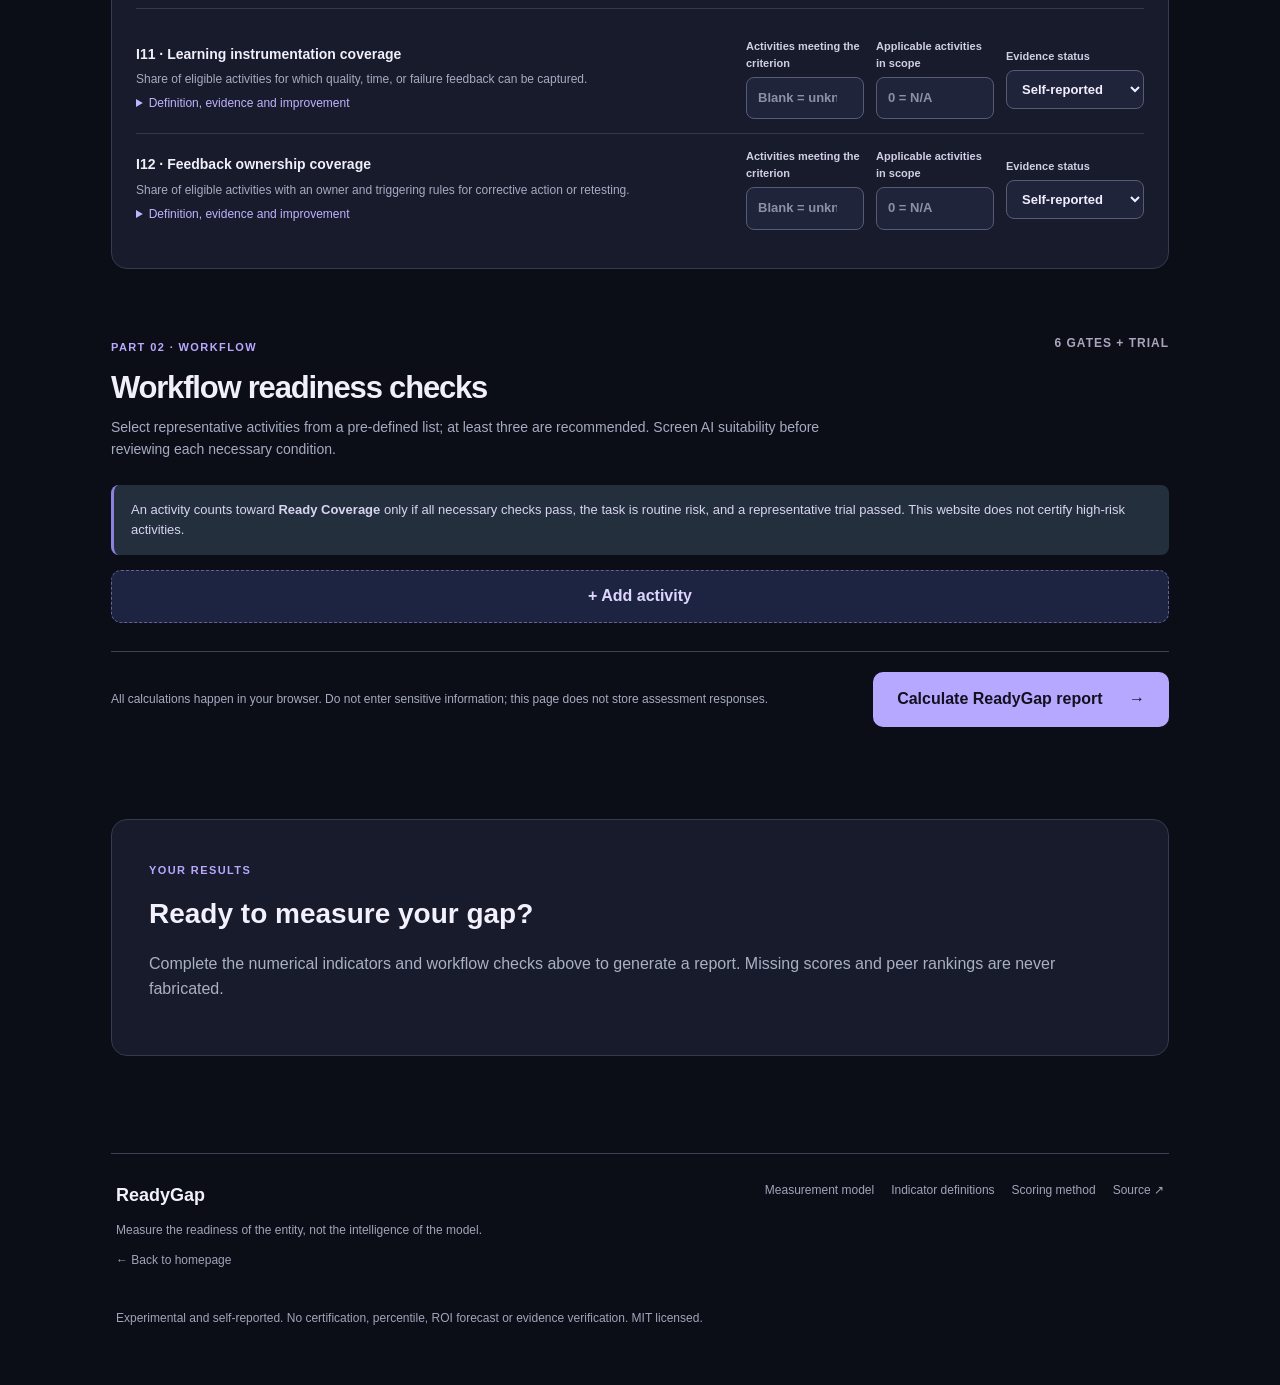
<file: apps/web/assessment.html>
<!doctype html>
<html lang="en">
<head>
  <meta charset="UTF-8"/>
  <meta name="viewport" content="width=device-width, initial-scale=1"/>
  <meta name="description" content="ReadyGap — an open, experimental assessment of AI readiness, task coverage and actionable operational bottlenecks."/>
  <title>ReadyGap — Experimental Assessment</title>
  <link rel="stylesheet" href="./styles.css"/>
  <link rel="stylesheet" href="./assessment-dark.css"/>
  <link rel="icon" type="image/svg+xml" href="./favicon.svg"/>
  <script type="module" src="./app.mjs"></script>
</head>
<body>
  <header class="topbar">
    <a class="brand" href="./" aria-label="Back to ReadyGap home"><span class="brandmark">R<span class="dot">.</span></span> ReadyGap</a>
    <nav aria-label="Assessment navigation"><a href="./">← Home</a><a href="#method">How it works</a><a href="#capability">Capability inventory</a><a href="#tasks">Workflow checks</a><a href="https://github.com/liuh886/ReadyGap" target="_blank" rel="noopener">GitHub ↗</a></nav>
    <div class="language-switch" role="group" aria-label="Assessment language">
      <button type="button" data-language="en" aria-pressed="true">EN</button>
      <button type="button" data-language="zh" aria-pressed="false" lang="zh-CN">中文</button>
    </div>
  </header>
  <main id="top">
    <section class="hero">
      <div class="eyebrow"><span class="status-dot"></span> EXPERIMENTAL ASSESSMENT · V0.1</div>
      <h1>AI is advancing.<br><em>Are you ready?</em></h1>
      <p class="lede">As foundation models advance, how ready are you, your team, or your organization to put AI to work? Measure what you have, identify what blocks real workflows, and find your next practical improvement.</p>
      <div class="hero-chips"><span>Measure the entity, not the model</span><span>Individuals · Teams · Organizations</span><span>Two distinct metrics</span><span>No account · No upload</span></div>
      <a href="#capability" class="primary-link">Start assessment <span aria-hidden="true">↗</span></a>
    </section>
    <section class="score-intro" aria-label="Two core measures">
      <article class="intro-card"><div class="mini-kicker">01 / ENTITY</div><h2>ReadyScore <span>0–100</span></h2><p>The entity's underlying AI-enabling capabilities, measured through 12 numerical indicators in six domains.</p></article>
      <article class="intro-card"><div class="mini-kicker">02 / WORKFLOW</div><h2>Ready Coverage <span>0–100%</span></h2><p>The share of AI-eligible activities that pass all necessary checks and a representative trial.</p></article>
    </section>
    <section class="method-strip" id="method">
      <div><span class="step">MEASURE</span><strong>Define observable capabilities</strong><small>What / Why</small></div>
      <div class="arrow">→</div>
      <div><span class="step">VERIFY</span><strong>Record counts and evidence</strong><small>Number / Evidence</small></div>
      <div class="arrow">→</div>
      <div><span class="step">IMPROVE</span><strong>Find an actionable constraint</strong><small>Action</small></div>
    </section>
    <form id="assessment" novalidate>
      <section class="section-block" id="capability">
        <div class="section-header"><div><span class="section-tag">PART 01 · CAPABILITY</span><h2>Entity capability assessment</h2><p>Use a clearly defined scope and the past 30 days. For each indicator, enter the number of activities meeting the criterion and the eligible total. Leave both fields blank when unknown; enter 0 / 0 only when not applicable.</p></div><span class="section-counter">12 METRICS</span></div>
        <div class="panel scope-panel">
          <label for="subject">Entity type</label>
          <select id="subject" name="subject">
            <option value="individual">Individual</option>
            <option value="team">Team</option>
            <option value="department">Department</option>
            <option value="company">Company</option>
            <option value="group">Group</option>
            <option value="other">Other entity</option>
          </select>
          <label for="scope">Assessment scope (optional; excluded from the copied summary)</label>
          <input id="scope" placeholder="e.g., My weekly work / A department's recurring activities"/>
          <p class="note">Do not select only AI success stories. A single respondent's self-report does not represent an entire organization.</p>
        </div>
        <div id="indicator-list" class="indicator-list"><p class="subtle">Loading indicator definitions…</p></div>
      </section>
      <section class="section-block" id="tasks">
        <div class="section-header"><div><span class="section-tag">PART 02 · WORKFLOW</span><h2>Workflow readiness checks</h2><p>Select representative activities from a pre-defined list; at least three are recommended. Screen AI suitability before reviewing each necessary condition.</p></div><span class="section-counter">6 GATES + TRIAL</span></div>
        <div class="scope-warning">An activity counts toward <strong>Ready Coverage</strong> only if all necessary checks pass, the task is routine risk, and a representative trial passed. This website does not certify high-risk activities.</div>
        <div id="task-list"></div>
        <button id="add-task" class="secondary-btn" type="button">+ Add activity</button>
      </section>
      <div class="submit-row">
        <p class="note">All calculations happen in your browser. Do not enter sensitive information; this page does not store assessment responses.</p>
        <button class="main-btn" type="submit">Calculate ReadyGap report <span>→</span></button>
      </div>
    </form>
    <section class="results" id="results" aria-live="polite">
      <div class="result-empty"><span class="section-tag">YOUR RESULTS</span><h2>Ready to measure your gap?</h2><p>Complete the numerical indicators and workflow checks above to generate a report. Missing scores and peer rankings are never fabricated.</p></div>
    </section>
    <footer class="footer">
      <div><strong>ReadyGap</strong><p>Measure the readiness of the entity, not the intelligence of the model.</p><p><a href="./">← Back to homepage</a></p></div>
      <div><a href="https://github.com/liuh886/ReadyGap/blob/main/docs/PUBLIC_GUIDE_EN.md">Measurement model</a><a href="https://github.com/liuh886/ReadyGap/blob/main/docs/PUBLIC_GUIDE_EN.md">Indicator definitions</a><a href="../../scoring/SCORING_SPEC.md">Scoring method</a><a href="https://github.com/liuh886/ReadyGap">Source ↗</a></div>
      <p class="footnote">Experimental and self-reported. No certification, percentile, ROI forecast or evidence verification. MIT licensed.</p>
    </footer>
  </main>
</body>
</html>
</file>
<file: apps/web/landing.css>
:root{color-scheme:dark;--bg:#080a12;--ink:#f0f1fa;--muted:#a4a7bd;--subtle:#727789;--accent:#a69aff;--teal:#90f0cf;--line:rgba(205,211,255,.12);--panel:#121625;font-family:Inter,ui-sans-serif,-apple-system,BlinkMacSystemFont,"Segoe UI","Noto Sans SC","Microsoft YaHei",sans-serif;scroll-behavior:smooth}*,*:before,*:after{box-sizing:border-box}body{margin:0;min-width:320px;background:var(--bg);color:var(--ink);line-height:1.65;-webkit-font-smoothing:antialiased}a{color:inherit;text-decoration:none}button{font:inherit;cursor:pointer}button,a{outline-offset:4px}a:hover{color:#d5cfff}::selection{background:#8a80ff;color:#fff}.container{width:min(1190px,calc(100% - 56px));margin:auto}.skip{position:absolute;z-index:200;left:14px;top:-100px;background:#fff;color:#111;padding:10px 20px}.skip:focus{top:10px}.header{position:sticky;top:0;z-index:99;background:rgba(8,10,18,.72);backdrop-filter:blur(18px);-webkit-backdrop-filter:blur(18px);border-bottom:1px solid rgba(240,240,255,.09)}.nav-shell{width:min(1300px,calc(100% - 56px));margin:auto;min-height:76px;display:flex;align-items:center;gap:22px}.brand{display:flex;align-items:center;gap:11px;font-size:24px;font-weight:800;letter-spacing:-1.3px;white-space:nowrap}.brand-logo{position:relative;width:29px;height:29px;display:grid;place-items:center}.brand-logo i{position:absolute;width:11px;height:11px;border:3px solid var(--accent);border-radius:4px;transform:rotate(45deg)}.brand-logo i:nth-child(1){top:3px;left:3px}.brand-logo i:nth-child(2){top:3px;right:0;border-color:#95e3d3}.brand-logo i:nth-child(3){bottom:1px;left:10px;border-color:#b18fff}.brand-em{color:#a89dfb}.brand-version{font-size:10px;font-weight:600;color:#adadc0;letter-spacing:.5px;border:1px solid #414356;padding:1px 7px;border-radius:30px;margin-left:3px}.nav-links{display:flex;align-items:center;gap:30px;margin-left:auto}.nav-links a{font-size:11px;letter-spacing:1.2px;font-weight:700;color:#a9abbc}.nav-action{font-size:12px;font-weight:750;color:#141320;background:#c5bbff;border-radius:9px;padding:10px 16px;margin-left:22px;white-space:nowrap}.nav-action:hover,.button-primary:hover{background:#e1d8ff;color:#12111f}.nav-action span{margin-left:13px}
.hero{position:relative;overflow:hidden;isolation:isolate;border-bottom:1px solid var(--line)}.grid-surface{position:absolute;inset:0;pointer-events:none;z-index:-1;opacity:.55;background-image:linear-gradient(rgba(142,129,255,.065) 1px,transparent 1px),linear-gradient(90deg,rgba(142,129,255,.065) 1px,transparent 1px);background-size:74px 74px;mask-image:linear-gradient(to bottom,transparent,#000 20%,#000 70%,transparent)}.ambient{position:absolute;z-index:-1;filter:blur(35px);opacity:.7;pointer-events:none}.ambient-one{width:660px;height:600px;right:-130px;top:-50px;background:radial-gradient(circle,rgba(117,80,246,.32),transparent 69%);animation:drift 11s ease-in-out infinite alternate}.ambient-two{width:650px;height:580px;right:7%;bottom:-280px;background:radial-gradient(circle,rgba(26,177,170,.21),transparent 69%);animation:drift 17s ease-in-out infinite alternate-reverse}.hero-grid{min-height:735px;display:grid;grid-template-columns:minmax(0,1.03fr) minmax(0,.97fr);align-items:center;gap:30px;padding:90px 0 72px}.hero-copy{position:relative;z-index:2}.eyebrow{font-size:11px;font-weight:750;color:#c5bafc;letter-spacing:1.5px;display:flex;align-items:center;gap:9px;flex-wrap:wrap;margin:0 0 28px}.orb,.signal-dot,.small-light{display:inline-block;width:8px;height:8px;background:var(--teal);border-radius:99px;box-shadow:0 0 0 5px rgba(142,240,207,.11)}.beta-stamp{border:1px solid #3f3f59;border-radius:30px;padding:4px 8px;font-size:9px;color:#8f90b3;letter-spacing:.6px;margin-left:4px}.hero h1{font-weight:800;letter-spacing:-5px;line-height:1.055;font-size:clamp(47px,5.8vw,82px);margin:0 0 24px}.gradient-text{background:linear-gradient(105deg,#9b94ff 3%,#cc9aff 48%,#9cffe3 100%);background-clip:text;-webkit-background-clip:text;color:transparent}.outlined-text{color:transparent;-webkit-text-stroke:1.5px #aab0cd}.hero-cn{font-weight:650;font-size:23px;letter-spacing:-.5px;margin:0 0 12px;color:#e4e8ff}.hero-cn strong{color:#a6f6df}.hero-body{color:#959bb1;font-size:15px;line-height:1.95;margin:0;max-width:555px}.hero-body em{font-style:normal;color:#e6e7ef}.hero-buttons,.cta-actions{display:flex;gap:12px;flex-wrap:wrap;margin-top:32px}.button{display:inline-flex;justify-content:space-between;align-items:center;gap:28px;padding:13px 17px;border-radius:10px;font-size:12px;font-weight:750;border:1px solid transparent;min-height:48px;transition:transform .2s,background .2s}.button:hover{transform:translateY(-2px)}.button-primary{background:#bcb1ff;color:#161323}.button-soft{background:#24243b;color:#ede9ff;border-color:#4b4865}.button-border{border-color:#696080;color:#e9e0ff}.hero-under{display:flex;gap:23px;flex-wrap:wrap;margin-top:45px;font-size:10px;letter-spacing:1.2px;font-weight:700;color:#777f9b}.hero-under span:first-child{color:#93dbc9}.signal-dot{width:6px;height:6px;box-shadow:none;margin-right:6px}
.hero-art{position:relative;transform:perspective(1000px) rotateY(-4deg);min-width:0}.glass-frame{padding:24px;border:1px solid rgba(201,185,255,.22);border-radius:20px;background:linear-gradient(150deg,rgba(35,35,67,.74),rgba(13,22,35,.86));box-shadow:0 30px 70px #0008,inset 0 1px 0 rgba(230,228,255,.1);backdrop-filter:blur(24px)}.viz-header,.viz-footer,.panel-header,.scenario-header{display:flex;justify-content:space-between;align-items:center;gap:10px;font-size:9px;font-weight:750;letter-spacing:1px;color:#9394b6}.viz-header span:first-child,.scenario-header span:first-child{display:flex;align-items:center;gap:10px}.small-light{width:5px;height:5px;box-shadow:0 0 12px #70e8ca}.viz-title{display:flex;align-items:start;justify-content:space-between;margin-top:28px}.viz-title small{font-size:10px;color:#8a8dac;letter-spacing:1px}.viz-title strong{display:block;font-size:26px;letter-spacing:-.8px;line-height:1.25;margin-top:10px}.viz-mark{display:grid;place-items:center;color:#c7bbff;border:1px solid #565277;font-size:28px;border-radius:50%;width:52px;height:52px}.curve{display:block;width:100%;height:auto;margin:0}.line-model{stroke-dasharray:800;stroke-dashoffset:800;animation:trace 2.3s .1s ease forwards}.line-ready{stroke-dasharray:12 9;animation:march 6s linear infinite}.viz-footer{padding-top:14px;border-top:1px solid rgba(217,209,255,.1)}.viz-footer span:last-child{display:flex;gap:8px;align-items:center;color:#a5b5b6}.floating-pill{position:absolute;border:1px solid #514b73;border-radius:10px;background:rgba(30,30,50,.94);box-shadow:0 14px 25px #0007;backdrop-filter:blur(14px);padding:11px 16px;font-size:12px;color:#ddd8fc;font-weight:650;white-space:nowrap;animation:float 5s ease-in-out infinite}.pill-icon{color:#a2efdd;margin-right:6px}.pill-a{left:-38px;top:16%}.pill-b{right:-25px;bottom:12%;animation-delay:-2.2s}.hero-rail{display:flex;align-items:center;gap:21px;color:#7d809f;letter-spacing:1.3px;font-size:10px;font-weight:800;padding-bottom:21px}.rail-line{height:1px;background:#343751;flex:1}.hero-rail span:last-child{color:#c0b6f7}
.section{padding:113px 0}.section-eyebrow{display:flex;justify-content:space-between;gap:25px;border-top:1px solid #45465c;padding-top:14px;font-size:11px;color:#a49bff;letter-spacing:1.25px;font-weight:750;margin-bottom:58px}.section-eyebrow span:last-child{color:#8b91a7}.statement-grid{display:grid;grid-template-columns:1.05fr .95fr;gap:105px;align-items:start}.statement h2,.thought h2,.section-head h2,.method-head h2,.lab-grid h2,.audience h2{font-size:clamp(39px,4.7vw,66px);font-weight:800;letter-spacing:-3.5px;line-height:1.14;margin:0}.statement-right{border-left:1px solid #4d4c62;padding-left:37px}.quote-icon{font-size:72px;color:#a695ff;line-height:.8}.statement-right p{font-size:20px;line-height:1.7;color:#d6d5ed;margin:12px 0 20px}.statement-right p strong{color:#bbaaff}.statement-right p.statement-cn{font-size:15px;color:#989db2}.inline-link{display:inline-block;color:#bdb1ff;font-size:13px;font-weight:750;border-bottom:1px solid #696381;padding-bottom:4px;margin-top:10px}.triad{display:grid;grid-template-columns:1fr 32px 1fr 32px 1fr;align-items:center;gap:15px;margin-top:70px;padding:23px 0;border-top:1px solid var(--line);border-bottom:1px solid var(--line)}.triad>div{display:flex;flex-direction:column;gap:4px}.triad span{font-size:10px;color:#8884b8;letter-spacing:1px}.triad strong{font-size:26px;letter-spacing:-1px}.triad small{color:#9fa4b6;font-size:13px}.triad b{font-size:28px;font-weight:400;color:#646386;text-align:center}
.thought{background:#101321}.thought-grid{display:grid;grid-template-columns:.95fr 1.05fr;gap:95px;align-items:center}.thought-heading h2 em{font-style:normal;color:#a79bff}.thought-heading>p{font-size:17px;line-height:1.9;color:#9c9eb5;max-width:470px;margin:25px 0}.thought-panel{border:1px solid #343850;background:linear-gradient(145deg,#1b2032,#141a29);border-radius:18px;padding:27px;box-shadow:0 30px 70px #0004}.workflow{margin:25px 0 10px}.workflow-row{display:flex;align-items:center;gap:16px}.workflow-node{height:43px;width:43px;border-radius:13px;border:1px solid #595d78;display:flex;justify-content:center;align-items:center;font-size:12px;font-weight:800;color:#777d91;position:relative;flex:none}.workflow-node i{font-style:normal;position:absolute;right:-6px;bottom:-6px;border:1px solid #365b52;background:#163e3a;border-radius:50%;width:20px;height:20px;display:grid;place-items:center;color:#96ebc8;font-size:11px}.workflow-node.complete{background:#213e39;border-color:#518b7e;color:#9de6d2}.workflow-node.fail{background:#412838;border-color:#ae6383;color:#ffc4df}.workflow-node.fail i{background:#8f3f5a;border-color:#af6582;color:#ffdce8}.workflow-row strong{display:block;font-size:15px}.workflow-row small{display:block;color:#8c93a8;font-size:12px}.workflow-line{height:24px;width:1px;border-left:1px dashed #50776a;margin:4px 0 4px 21px}.workflow-line.faded{border-color:#555569}.workflow-row.blocked strong{color:#ffd3e4}.workflow-row.muted-row{opacity:.5}.block-flag{margin-left:auto;background:#402939;color:#f7bcd3;border:1px solid #7a4860;padding:4px 8px;border-radius:6px;font-size:10px;font-weight:800;letter-spacing:.9px}.panel-bottom{border-top:1px solid #363a50;padding-top:16px;margin-top:24px;display:flex;align-items:center;justify-content:space-between;color:#9a9cb1;font-size:11px}.panel-bottom span:last-child{color:#c0b5ff;font-size:20px}
.section-head,.method-head{display:grid;grid-template-columns:1.25fr .75fr;gap:75px;align-items:end;margin-bottom:35px}.section-head p,.method-head p{font-size:16px;line-height:1.9;color:#a1a5b6;margin:0 0 8px}.bento{display:grid;grid-template-columns:repeat(4,minmax(0,1fr));grid-auto-rows:minmax(285px,auto);gap:14px}.metric-card{position:relative;border:1px solid #333349;border-radius:17px;background:linear-gradient(150deg,#151729,#111525);min-width:0;overflow:hidden;display:flex;flex-direction:column;padding:23px;transition:transform .25s,border-color .25s,box-shadow .25s}.metric-card:hover{transform:translateY(-4px);border-color:#69618a;box-shadow:0 18px 60px #05050e70}.metric-featured{grid-column:span 2;grid-row:span 2;background:radial-gradient(circle at 75% 30%,rgba(124,83,255,.18),transparent 55%),linear-gradient(135deg,#202044,#14162b)}.metric-head{display:flex;align-items:center;justify-content:space-between;color:#9e9bc9;font-size:10px;letter-spacing:1.25px;font-weight:800}.metric-arrow{font-size:17px}.metric-text{margin-top:auto;position:relative;z-index:1}.category{display:block;color:#9d8fff;font-size:10px;letter-spacing:1px;font-weight:750;margin-bottom:8px}.metric-card h3{font-size:23px;line-height:1.25;letter-spacing:-1px;margin:0 0 10px}.metric-featured h3{font-size:43px;letter-spacing:-1.7px;line-height:1.08}.metric-card p{font-size:13px;color:#a6aac0;line-height:1.8;margin:0 0 19px}.metric-featured p{font-size:15px;max-width:470px}.metric-unit{display:block;padding-top:12px;border-top:1px solid #3c3b57;color:#888aab;font-size:10px;letter-spacing:.2px}.metric-art{position:relative;min-height:285px;flex:1;display:flex;align-items:center;justify-content:center}.context-stack{position:absolute;left:12%;top:19%;display:flex;flex-direction:column;gap:17px;transform:rotate(-7deg)}.context-stack span{display:block;font-size:10px;letter-spacing:1.2px;padding:10px 14px;border:1px solid #5d568d;background:#37315399;border-radius:7px;color:#c7bfff;box-shadow:0 14px 35px #0606188a}.context-stack span:nth-child(2){transform:translateX(17px)}.context-stack span:nth-child(3){transform:translateX(33px)}.context-orbit{display:grid;place-items:center;position:absolute;right:11%;top:25%;width:124px;height:124px;border-radius:50%;border:1px solid #a998ff;box-shadow:0 0 0 16px #aaa2ff0c,0 0 0 42px #aaa2ff08,0 0 60px #a68cff44;font-weight:800;font-size:35px;letter-spacing:-2px;color:#d1c9ff}.context-orbit span{position:absolute;right:-5px;top:-12px;font-size:24px;color:#91f1dc}.context-line{width:45%;height:1px;position:absolute;background:linear-gradient(90deg,#806fdc,transparent);left:34%;top:50%;transform:rotate(-9deg)}.mini-art{height:90px;margin:15px 0 22px;position:relative;display:flex;align-items:center;justify-content:center}.rescue-art .ring{border-radius:50%;border:1px solid #7b678b;position:absolute;width:75px;height:75px}.rescue-art .ring.two{width:54px;height:54px;border-color:#b789c6}.rescue-core{font-size:30px;color:#eeb8d7}.transfer-art{gap:7px}.transfer-art span{border:1px solid #525a81;padding:8px 10px;border-radius:8px;font-size:10px;color:#b4c5ef;letter-spacing:1px}.transfer-art i{font-style:normal;color:#9cf0d2;font-size:24px}.upgrade-art{overflow:hidden}.upgrade-line{position:absolute;left:12%;right:12%;height:2px;transform:rotate(-14deg);background:linear-gradient(90deg,#554cd7,#c59bfa);top:39%}.upgrade-line.two{top:62%;transform:rotate(-2deg);background:linear-gradient(90deg,#50788a,#8cead4)}.upgrade-badge{border:1px solid #6f6596;border-radius:6px;background:#1c1c36;color:#c1b2ff;padding:6px 10px;font-size:11px;position:relative}.recovery-art{gap:22px}.recovery-icon{font-size:57px;line-height:1;color:#a2e6dd}.recovery-track{width:95px;height:8px;border-radius:10px;background:#42425c;overflow:hidden}.recovery-track i{display:block;width:65%;height:100%;border-radius:10px;background:linear-gradient(90deg,#b395ff,#8af0d1)}.signal-foot{display:flex;justify-content:space-between;gap:16px;margin-top:22px;font-size:11px;color:#81849c;letter-spacing:.4px}.signal-foot a{font-weight:700;color:#b7a9ff}
.method{background:#121522}.score-grid{display:grid;grid-template-columns:1fr 1fr;gap:16px}.score-card{border:1px solid #3d3c56;border-radius:17px;padding:32px;background:#1d1c34;min-width:0}.score-card.coverage{background:linear-gradient(145deg,#113333,#122b30);border-color:#396264}.score-label{display:flex;justify-content:space-between;color:#a8a1d6;font-size:11px;letter-spacing:1px;font-weight:800}.score-symbol{font-size:24px}.score-card h3{font-size:34px;letter-spacing:-1px;margin:12px 0 4px}.score-range{font-size:54px;font-weight:800;letter-spacing:-2.5px;line-height:1.3;color:#c6b5ff}.coverage .score-range{color:#89efd2}.score-range span{font-weight:400;color:#777692}.score-range sup{font-size:25px}.score-card p{font-size:15px;color:#b5b6ca}.score-card small{font-size:11px;color:#85869e}.score-bars{display:flex;flex-direction:column;gap:9px;margin:26px 0}.score-bars span{display:block;width:var(--w);height:7px;background:linear-gradient(90deg,#7168ba,#bea8ff);border-radius:8px}.score-segments{display:flex;gap:10px;margin:31px 0}.score-segments span{height:29px;flex:1;border-radius:6px;background:#284d50;border:1px solid #3b6666}.score-segments span:nth-child(-n+2){background:#73cbb4;border-color:#73cbb4}.measure-note{font-size:12px;color:#7d8297;margin-top:20px}
.lab-section{background:#080a12}.lab-grid{display:grid;grid-template-columns:1fr 1fr;gap:100px;align-items:center}.lab-grid p{font-size:16px;color:#aaaec0;line-height:1.9;margin:23px 0}.lab-buttons{display:flex;flex-wrap:wrap;gap:9px}.lab-buttons button{background:#1c1e30;border:1px solid #46465c;color:#a9aac3;padding:11px 15px;border-radius:8px;font-size:13px;font-weight:700;transition:.2s}.lab-buttons button[aria-pressed="true"]{background:#b9acff;color:#141424;border-color:#c5b9ff}.lab-grid p.lab-disclaimer{font-size:11px;color:#777d91}.scenario-panel{border:1px solid #43405c;border-radius:18px;background:linear-gradient(145deg,#1b1d34,#111722);padding:26px;box-shadow:0 15px 55px #0004}.scenario-flow{margin:30px 0}.scenario-step{display:grid;grid-template-columns:35px 1fr auto;align-items:center;gap:8px;border:1px solid #38544b;background:#16302970;border-radius:9px;padding:13px;color:#a7e9d3}.scenario-step span{font-size:11px}.scenario-step strong{font-size:13px}.scenario-step b{font-size:10px;letter-spacing:.5px}.scenario-step.active{border-color:#845c9b;background:#38243e80;color:#e8bfef}.scenario-step.inactive{border-color:#45465e;background:#26283a;color:#9296ae}.scenario-connector{height:23px;width:1px;background:#64a38e;margin-left:18px}.scenario-connector.blocked-connector{background:repeating-linear-gradient(to bottom,#775477 0 5px,transparent 5px 9px)}.scenario-insight{border-top:1px solid #44435e;padding-top:18px}.scenario-insight span{font-size:10px;font-weight:800;letter-spacing:1px;color:#b9a4ec}.scenario-insight p{font-size:14px;color:#d2cfe4;margin:8px 0 0}
.audience{background:#101321}.audience-layout{display:grid;grid-template-columns:1fr 1fr;gap:85px}.audience p{color:#a2a6bd;max-width:490px;font-size:16px;line-height:1.9}.entity-list{padding-top:10px}.entity-list div{display:flex;align-items:baseline;gap:15px;font-size:26px;font-weight:700;letter-spacing:-.4px;padding:14px 0;border-bottom:1px solid #38394f}.entity-list div span{font-size:11px;font-weight:800;color:#a7a0ff;letter-spacing:1px}.entity-list small{margin-left:auto;font-weight:400;color:#8589a3;font-size:13px}
.cta{position:relative;overflow:hidden;background:radial-gradient(ellipse at 75% 30%,#43386a 0%,#1b1a38 42%,#121322 85%)}.cta-container{padding:112px 0 116px;position:relative;isolation:isolate}.cta-eyebrow{font-size:10px;letter-spacing:1.5px;font-weight:800;color:#a8ffd6;display:flex;align-items:center;gap:12px}.cta h2{font-size:clamp(42px,5.6vw,75px);line-height:1.09;letter-spacing:-4px;margin:26px 0}.cta h2 em{font-style:normal;color:#9cf5d7}.cta p{color:#b7b7ca;font-size:17px;line-height:1.9}.cta-orbit{z-index:-1;position:absolute;border:1px solid #8174d977;border-radius:50%;height:510px;width:510px;right:-100px;top:10px;box-shadow:0 0 0 60px #998cff08,0 0 0 120px #a39afe08;animation:orbit 19s linear infinite}.footer{background:#080a12;padding:43px 0;border-top:1px solid #323345}.footer-grid{display:grid;grid-template-columns:1.2fr 1.3fr 1fr;gap:22px;align-items:start}.footer p{font-size:12px;color:#979aae;margin:0}.footer nav{display:flex;gap:15px;justify-content:end;flex-wrap:wrap}.footer nav a{font-size:12px;color:#abb0c9}.footer small{grid-column:1/-1;border-top:1px solid #2c3042;padding-top:19px;color:#70778d;font-size:11px}
.reveal{animation:appear .8s ease both}@keyframes trace{to{stroke-dashoffset:0}}@keyframes march{to{stroke-dashoffset:-168}}@keyframes drift{to{transform:translate(45px,-35px)}}@keyframes float{50%{transform:translateY(-10px)}}@keyframes appear{from{opacity:.15;transform:translateY(18px)}to{opacity:1;transform:translateY(0)}}@keyframes orbit{50%{transform:rotate(180deg)}}@media(max-width:1100px){.hero-grid{grid-template-columns:1fr 1fr;gap:10px}.hero h1{font-size:clamp(46px,5.3vw,69px);letter-spacing:-3.8px}.floating-pill{font-size:10px}.pill-a{left:-13px}.pill-b{right:-12px}.statement-grid,.lab-grid{gap:50px}.thought-grid{gap:45px}.section-head{gap:35px}.bento{grid-template-columns:repeat(2,minmax(0,1fr))}.metric-featured{grid-column:span 2;grid-row:span 1;min-height:390px}.metric-art{min-height:160px}.metric-card{min-height:330px}.metric-featured h3{font-size:36px}}
@media(max-width:760px){.container,.nav-shell{width:calc(100% - 36px)}.nav-shell{min-height:68px}.brand{font-size:20px}.nav-links{display:none}.nav-action{margin-left:auto;padding:9px 12px;font-size:11px}.hero-grid{padding:72px 0 56px;min-height:0;grid-template-columns:1fr;gap:50px}.hero h1{font-size:clamp(43px,9.1vw,64px);letter-spacing:-2.8px}.hero-cn{font-size:19px}.hero-art{transform:none;width:min(100%,540px);margin:auto}.floating-pill{display:none}.glass-frame{padding:18px}.hero-rail{font-size:9px}.hero-rail span:nth-child(3){display:none}.section{padding:79px 0}.section-eyebrow{margin-bottom:33px}.statement-grid,.thought-grid,.section-head,.method-head,.lab-grid,.audience-layout{grid-template-columns:1fr;gap:30px}.statement h2,.thought h2,.section-head h2,.method-head h2,.lab-grid h2,.audience h2{font-size:clamp(37px,8.7vw,53px);letter-spacing:-2.2px}.statement-right{padding-left:22px}.statement-right p{font-size:18px}.triad{gap:5px;grid-template-columns:1fr 14px 1fr 14px 1fr;margin-top:45px}.triad strong{font-size:14px}.triad small{font-size:10px}.triad b{font-size:17px}.thought-panel{padding:18px}.workflow-row strong{font-size:13px}.block-flag{font-size:8px}.bento{grid-template-columns:1fr}.metric-featured{grid-column:auto;min-height:470px}.metric-card{min-height:300px}.metric-art{min-height:165px}.metric-featured h3{font-size:34px}.signal-foot{flex-direction:column}.score-grid{grid-template-columns:1fr}.score-card{padding:25px}.lab-grid{gap:25px}.entity-list div{font-size:22px}.cta-container{padding:83px 0}.cta h2{font-size:clamp(38px,8.5vw,58px);letter-spacing:-2px}.cta-orbit{height:300px;width:300px;right:-100px;opacity:.5}.footer-grid{grid-template-columns:1fr}.footer nav{justify-content:flex-start}.footer small{grid-column:1/-1}}@media(max-width:420px){.hero h1{font-size:clamp(36px,9.4vw,45px);letter-spacing:-2px}.hero-under{gap:12px;font-size:9px}.hero-body{font-size:13px}.viz-title strong{font-size:21px}.viz-header,.viz-footer{font-size:8px}.hero-buttons .button{min-width:0;gap:12px}.cta-actions .button{gap:12px}.scenario-step strong{font-size:11px}}@media(prefers-reduced-motion:reduce){html{scroll-behavior:auto}*,*:before,*:after{animation:none!important;transition:none!important}.line-model{stroke-dasharray:none;stroke-dashoffset:0}}
</file>
<file: apps/web/styles.css>
:root{color-scheme:light;--bg:#f7f8fa;--white:#fff;--ink:#152238;--muted:#586879;--line:#dbe2eb;--navy:#101e35;--blue:#2769cb;--teal:#0f9889;--danger:#af583a;--shade:#edf2f7;font-family:Inter,ui-sans-serif,-apple-system,BlinkMacSystemFont,"Segoe UI","Noto Sans SC","Microsoft YaHei",sans-serif}
*{box-sizing:border-box}html{scroll-behavior:smooth}body{margin:0;background:var(--bg);color:var(--ink);line-height:1.56}a{color:inherit}button,input,select{font:inherit}button{cursor:pointer}
.topbar{display:flex;align-items:center;justify-content:space-between;max-width:1170px;margin:auto;padding:25px 32px;gap:24px}
.brand{display:flex;align-items:center;gap:9px;font-size:22px;text-decoration:none;font-weight:750;letter-spacing:-.8px}.brandmark{display:inline-grid;place-items:center;background:var(--navy);color:#fff;font-size:16px;width:32px;height:32px;border-radius:9px;letter-spacing:-2px}.dot{color:#62c5ba}
nav{display:flex;gap:24px}nav a{color:var(--muted);font-size:13px;text-decoration:none}nav a:hover{color:var(--blue)}
main{max-width:1106px;margin:auto;padding:0 24px}.hero{background:var(--navy);color:#fff;border-radius:25px;padding:60px min(6vw,72px) 58px;margin-top:12px;position:relative;overflow:hidden}
.hero:after{content:"";position:absolute;pointer-events:none;top:-260px;right:-225px;width:670px;height:670px;border:1px solid #3c6480;border-radius:50%;box-shadow:0 0 0 60px #ffffff05,0 0 0 120px #ffffff05,0 0 0 180px #ffffff05}.eyebrow,.section-tag,.mini-kicker,.step{font-size:11px;letter-spacing:1.4px;font-weight:750}.eyebrow{color:#a9c2d9}.status-dot{display:inline-block;width:7px;height:7px;background:#77d2c1;border-radius:50%;margin-right:7px}
.hero h1{font-size:clamp(38px,5.8vw,71px);letter-spacing:-3px;line-height:1.1;margin:31px 0 20px;position:relative;z-index:1}.hero em{font-style:normal;color:#7bd6c9}.lede{max-width:660px;font-size:16px;color:#c4d1e0;position:relative;z-index:1}.hero-chips{display:flex;gap:9px;flex-wrap:wrap;margin:26px 0}.hero-chips span{border:1px solid #425772;color:#bbccda;font-size:12px;padding:6px 10px;border-radius:30px}.primary-link{display:inline-flex;gap:35px;align-items:center;background:#f6fafb;color:#112237;text-decoration:none;border-radius:9px;padding:13px 20px;font-weight:700;position:relative;z-index:1}
.score-intro{display:grid;grid-template-columns:1fr 1fr;gap:15px;margin:19px 0}.intro-card,.panel,.domain,.task-card{background:var(--white);border:1px solid var(--line);border-radius:16px}.intro-card{padding:24px 26px}.mini-kicker{color:var(--teal)}.intro-card h2{font-size:23px;letter-spacing:-.9px;margin:9px 0}.intro-card h2 span{font-size:15px;color:var(--muted);font-weight:550}.intro-card p{color:var(--muted);font-size:13px;margin:0}
.method-strip{display:flex;justify-content:space-between;align-items:center;gap:12px;border-top:1px solid var(--line);border-bottom:1px solid var(--line);padding:24px 14px;margin-bottom:65px}.method-strip div:not(.arrow){display:grid;gap:4px}.step{color:var(--blue)}.method-strip strong{font-size:14px}.method-strip small{color:var(--muted)}.arrow{color:#a9bbc9;font-size:22px}
.section-block{margin:65px 0 28px}.section-header{display:flex;justify-content:space-between;align-items:start;gap:22px;margin-bottom:24px}.section-tag{color:var(--teal)}.section-header h2{font-size:31px;letter-spacing:-1.2px;margin:5px 0}.section-header p{max-width:730px;color:var(--muted);font-size:14px;margin:0}.section-counter{color:#93a1b2;font-weight:750;letter-spacing:1px;font-size:12px;white-space:nowrap}
.scope-panel{padding:23px;margin-bottom:14px;display:grid;grid-template-columns:1fr 2fr;gap:10px 18px;align-items:center}.scope-panel .note{grid-column:1/-1}
label{font-weight:650;font-size:13px}input,select{width:100%;min-width:0;padding:10px 11px;color:var(--ink);border:1px solid #cbd5e2;border-radius:8px;background:white}input:focus,select:focus{outline:2px solid #87b1e3;outline-offset:1px}input[type=number]{max-width:118px}input::placeholder{color:#a7b4c2}
.indicator-list{display:grid;gap:14px}.domain{padding:24px}.domain-title{display:flex;justify-content:space-between;gap:12px;align-items:baseline;border-bottom:1px solid var(--line);padding-bottom:13px;margin-bottom:15px}.domain-title h3{font-size:19px;letter-spacing:-.5px;margin:0}.domain-title span{color:var(--muted);font-size:12px}.indicator{display:grid;grid-template-columns:minmax(0,1fr) 118px 118px 138px;gap:12px;align-items:center;padding:14px 0}.indicator+.indicator{border-top:1px solid #edf1f5}.indicator-text strong{display:block;font-size:14px}.indicator-text p{font-size:12px;color:var(--muted);margin:5px 0}.num-label{display:grid;gap:5px;color:var(--muted);font-size:11px;font-weight:600}.num-label input,.num-label select{font-size:13px}.help-toggle{border:0;padding:0;background:transparent;color:var(--blue);text-decoration:underline;font-size:12px}.indicator details{margin-top:5px}.indicator details summary{font-size:12px;color:var(--blue);cursor:pointer}.indicator details p{margin:3px 0;font-size:12px}
.scope-warning{background:#e9f1f8;color:#3a556f;border-left:3px solid #87aad0;padding:15px 17px;font-size:13px;border-radius:8px;margin:0 0 15px}.task-card{padding:21px;margin-bottom:14px}.task-top{display:grid;grid-template-columns:2fr 1fr 1fr;gap:12px;align-items:end}.task-meta{display:grid;grid-template-columns:1fr 1fr 1fr;gap:12px;margin-top:12px}.task-card label{display:grid;gap:5px}.task-card .exclusion{margin-top:10px}.gate-grid{display:grid;grid-template-columns:repeat(2,minmax(0,1fr));gap:11px;margin:16px 0}.gate-row{display:flex;justify-content:space-between;align-items:center;gap:10px;padding:10px 11px;border:1px solid var(--line);border-radius:9px}.gate-row label{font-size:12px}.gate-row select{max-width:114px;font-size:12px;padding:7px}.task-card .task-footer{display:flex;justify-content:space-between;align-items:end;gap:10px}.task-card .task-footer label{min-width:160px}.remove-btn{border:0;background:transparent;color:var(--danger);font-size:12px}.secondary-btn{border:1px dashed #8aa5c1;border-radius:10px;background:#edf3f9;padding:13px 18px;color:#27538a;font-weight:650;width:100%}
.submit-row{border-top:1px solid var(--line);padding:20px 0 50px;display:flex;gap:18px;align-items:center;justify-content:space-between}.note{color:var(--muted);font-size:12px;margin:6px 0}.main-btn{background:var(--navy);color:#fff;border:0;border-radius:10px;padding:15px 24px;font-weight:700;white-space:nowrap}.main-btn span{margin-left:22px}.main-btn:hover,.primary-link:hover{filter:brightness(1.13)}
.results{padding:42px 0}.result-empty{padding:37px;background:#fff;border:1px solid var(--line);border-radius:16px}.result-empty h2{font-size:28px;margin:10px 0}.result-empty p{color:var(--muted)}
.report-head{background:var(--navy);color:white;border-radius:19px;padding:33px;margin-bottom:15px}.report-head h2{margin:6px 0 22px;font-size:31px;letter-spacing:-1px}.results-cards{display:grid;grid-template-columns:1fr 1fr;gap:14px}.metric-result{background:white;color:var(--ink);border-radius:12px;padding:21px}.metric-result small{color:var(--muted)}.metric-result .huge{font-size:42px;font-weight:800;letter-spacing:-2px;line-height:1.4}.metric-result p{font-size:12px;color:var(--muted);margin:2px 0}.result-panel{background:#fff;border:1px solid var(--line);border-radius:16px;padding:25px;margin:15px 0}.result-panel h3{margin:0 0 18px}.bar-row{display:grid;grid-template-columns:170px 1fr 56px;align-items:center;gap:12px;margin:10px 0;font-size:13px}.bar-track{background:#e7eef5;border-radius:99px;height:9px;overflow:hidden}.bar-fill{height:100%;background:linear-gradient(90deg,#4c84d8,#42a79e);border-radius:99px}.alert{background:#fff3e5;border-left:3px solid #df995a;padding:10px 14px;margin:9px 0;border-radius:6px;color:#785334;font-size:13px}.outcome{display:flex;justify-content:space-between;gap:10px;padding:9px 0;border-bottom:1px solid #edf1f5;font-size:13px}.muted{color:var(--muted)}.share-btn{margin-top:14px;border:1px solid var(--line);border-radius:9px;background:white;color:var(--ink);padding:10px 16px;font-weight:700}.error{background:#fff1ee;border:1px solid #eac2bb;color:#9a3b31;padding:14px 17px;border-radius:10px;font-size:14px}
.footer{border-top:1px solid var(--line);margin-top:55px;padding:27px 5px 45px;display:flex;flex-wrap:wrap;justify-content:space-between;gap:15px}.footer strong{font-size:18px}.footer p{font-size:12px;color:var(--muted)}.footer div:nth-child(2){display:flex;align-items:flex-start;gap:17px;flex-wrap:wrap}.footer a{font-size:12px;color:var(--muted);text-decoration:none}.footnote{flex-basis:100%}
@media(max-width:760px){main{padding:0 12px}.topbar{padding:16px}.topbar nav{gap:10px}.topbar nav a{font-size:11px}.hero{padding:36px 22px}.hero h1{letter-spacing:-1.8px}.score-intro{grid-template-columns:1fr}.method-strip{display:none}.section-block{margin-top:42px}.scope-panel{grid-template-columns:1fr}.scope-panel .note{grid-column:auto}.indicator{grid-template-columns:1fr 1fr;gap:12px}.indicator-text{grid-column:1/-1}.num-label input{max-width:none}.indicator .evidence{grid-column:1/-1}.domain{padding:16px}.section-header h2{font-size:25px}.task-top,.task-meta{grid-template-columns:1fr 1fr}.task-top label:first-child{grid-column:1/-1}.gate-grid{grid-template-columns:1fr}.submit-row{display:block}.main-btn{width:100%;margin-top:12px}.bar-row{grid-template-columns:110px 1fr 42px}.report-head{padding:18px}.metric-result .huge{font-size:33px}.results-cards{gap:8px}.metric-result{padding:13px}}
</file>
<file: apps/web/assessment-dark.css>
:root{color-scheme:dark;--bg:#0b0e17;--white:#171b29;--ink:#f1f0fc;--muted:#a1a6bd;--line:#34384f;--navy:#111529;--blue:#b3a6ff;--teal:#8ee8cd;--danger:#f3a4b5;--shade:#232a3d;background:#0b0e17}body{background:var(--bg);color:var(--ink)}.topbar{background:#111421;border:1px solid #2c3045;border-radius:14px;margin-top:16px;margin-bottom:20px}.brand,.brand:hover{color:#f2f0ff}.brandmark{background:#292340;color:#c2b7ff}.brandmark .dot{color:#87ead2}nav a{color:#acb1c6}nav a:hover{color:#cbbdff}.hero{background:radial-gradient(circle at 75% 15%,#352a67 0%,transparent 65%),#15172b;border:1px solid #46416b;box-shadow:0 20px 70px #06091660}.hero h1{color:#f7f4ff}.hero em{color:#aba1ff}.eyebrow{color:#bdb2ff}.status-dot{background:#8decce}.lede{color:#c1bedb}.hero-chips span{border-color:#665d8b;color:#d6d0e8}.primary-link{background:#bfb3ff;color:#111323}.primary-link:hover{filter:brightness(1.1)}.intro-card,.panel,.domain,.task-card,.result-panel,.result-empty{background:#171b2b;border-color:#363950}.intro-card h2,.domain-title h3,.section-header h2,.section-header p,.indicator-text strong{color:#f0effa}.intro-card p,.indicator-text p,.section-header p,.note,.num-label,.domain-title span{color:#a6abc2}.method-strip{border-color:#343849}.step{color:#a9a1ff}.arrow{color:#8f89c6}.scope-panel label,.indicator label,.task-card label{color:#d0cee5}input,select,textarea{background:#20243a;color:#f1efff;border-color:#575b76}input::placeholder{color:#8b90a8}select option{background:#20243a;color:#fff}input:focus,select:focus{outline-color:#9f8eff}.indicator+.indicator,.domain-title{border-color:#34394d}.indicator details summary,.text-link{color:#c0b3ff}.scope-warning{background:#242f3e;border-left-color:#8f82df;color:#d8d4f1}.gate-row{border-color:#3d415a}.secondary-btn{background:#1d2441;border-color:#696093;color:#ded5ff}.secondary-btn:hover{background:#28264d}.main-btn{background:#b7a8ff;color:#141020}.main-btn:hover{background:#d1c5ff}.submit-row,.footer{border-color:#3d4156}.result-panel h3{color:#edeafd}.report-head{background:linear-gradient(130deg,#272047,#13192a);border:1px solid #605187}.metric-result{background:#211e36;color:#f2efff;border:1px solid #464061}.metric-result small,.metric-result p{color:#ada8c9}.bar-track{background:#32354c}.bar-fill{background:linear-gradient(90deg,#786dff,#9df2cf)}.alert{background:#392c32;border-left-color:#e4a093;color:#f1c9bb}.outcome{border-color:#363b53}.muted{color:#aaaec4}.share-btn{background:#26223e;color:#e8e2ff;border:1px solid #69608e}.footer a,.footer p{color:#a1a4b9}.result-empty h2{color:#f4f1ff}.result-empty p{color:#aab0c3}.section-tag{color:#b8a9ff}.section-counter{color:#aaa6be}a:focus-visible,button:focus-visible{outline:3px solid #b4a5ff;outline-offset:3px}a:hover{text-decoration-color:#c1b3ff}@media(max-width:760px){.topbar{margin:10px 12px}.topbar nav{flex-wrap:wrap;justify-content:end}.hero{border-radius:19px}.intro-card{border-radius:14px}.indicator{align-items:stretch}}
/* English labels can be longer than their original equivalents. */
.outcome>span{min-width:0;overflow-wrap:anywhere}
.outcome>span:last-child{text-align:right;flex-shrink:0;max-width:47%}
.outcome>span:first-child .muted{display:block;font-size:12px;margin-top:4px;line-height:1.5}
.gate-row label{flex:1;min-width:0;overflow-wrap:anywhere}
@media(max-width:760px){.outcome{align-items:flex-start}.outcome>span:last-child{max-width:43%}}

/* Accessible language toggle. Only the questionnaire is multilingual. */
.topbar{max-width:1240px;flex-wrap:wrap;gap:12px}
.language-switch{display:flex;gap:3px;padding:3px;border:1px solid #4d4a72;background:#1c1b33;border-radius:11px;flex:none}
.language-switch button{background:transparent;color:#a8a3bf;border:0;border-radius:8px;padding:8px 13px;font-weight:750;font-size:12px;min-width:50px}
.language-switch button[aria-pressed="true"]{background:#b9acff;color:#18132d;box-shadow:0 2px 11px #090d1c80}
.language-switch button:focus-visible{outline:2px solid #b9acff;outline-offset:2px}
[lang="zh-CN"] .indicator-text p,[lang="zh-CN"] .section-header p{line-height:1.8}
@media(max-width:760px){.topbar{justify-content:space-between}.topbar nav{order:3;width:100%;justify-content:flex-start}.language-switch{margin-left:auto}.indicator{row-gap:12px}}
</file>
